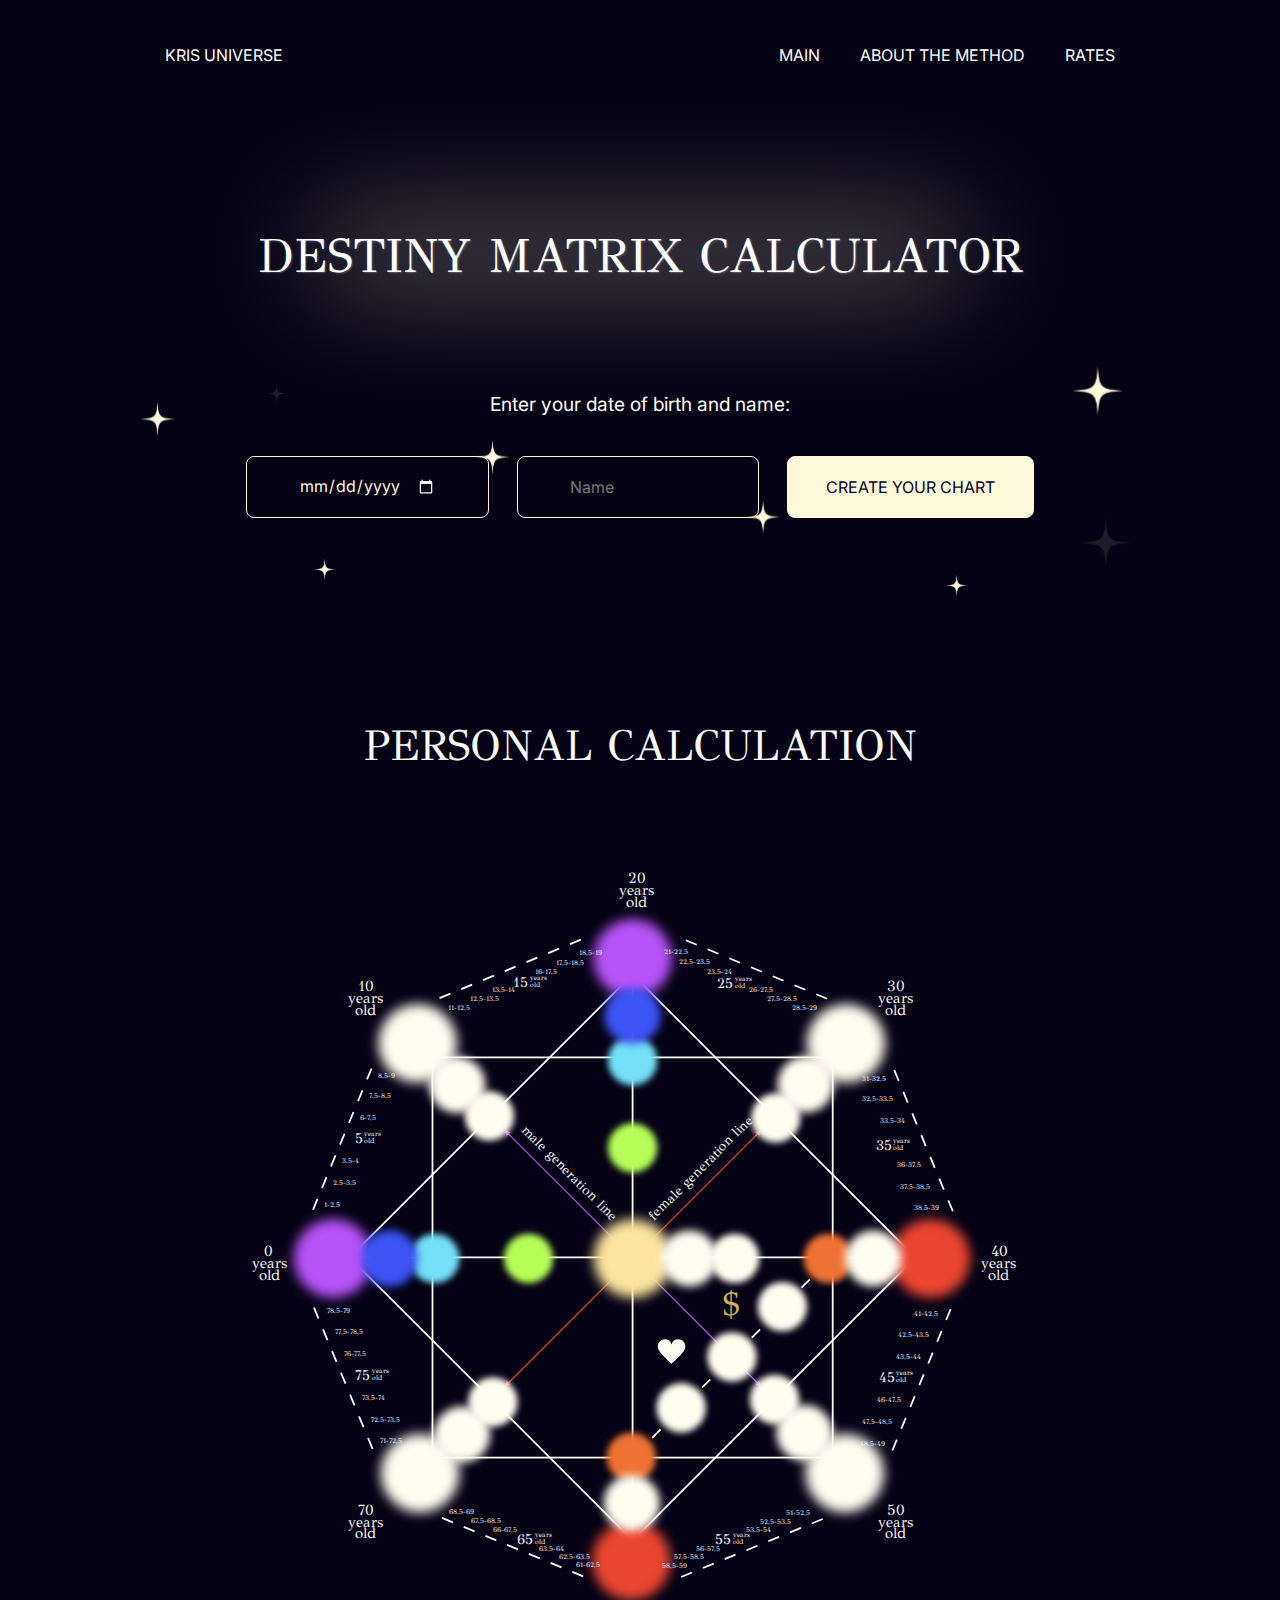
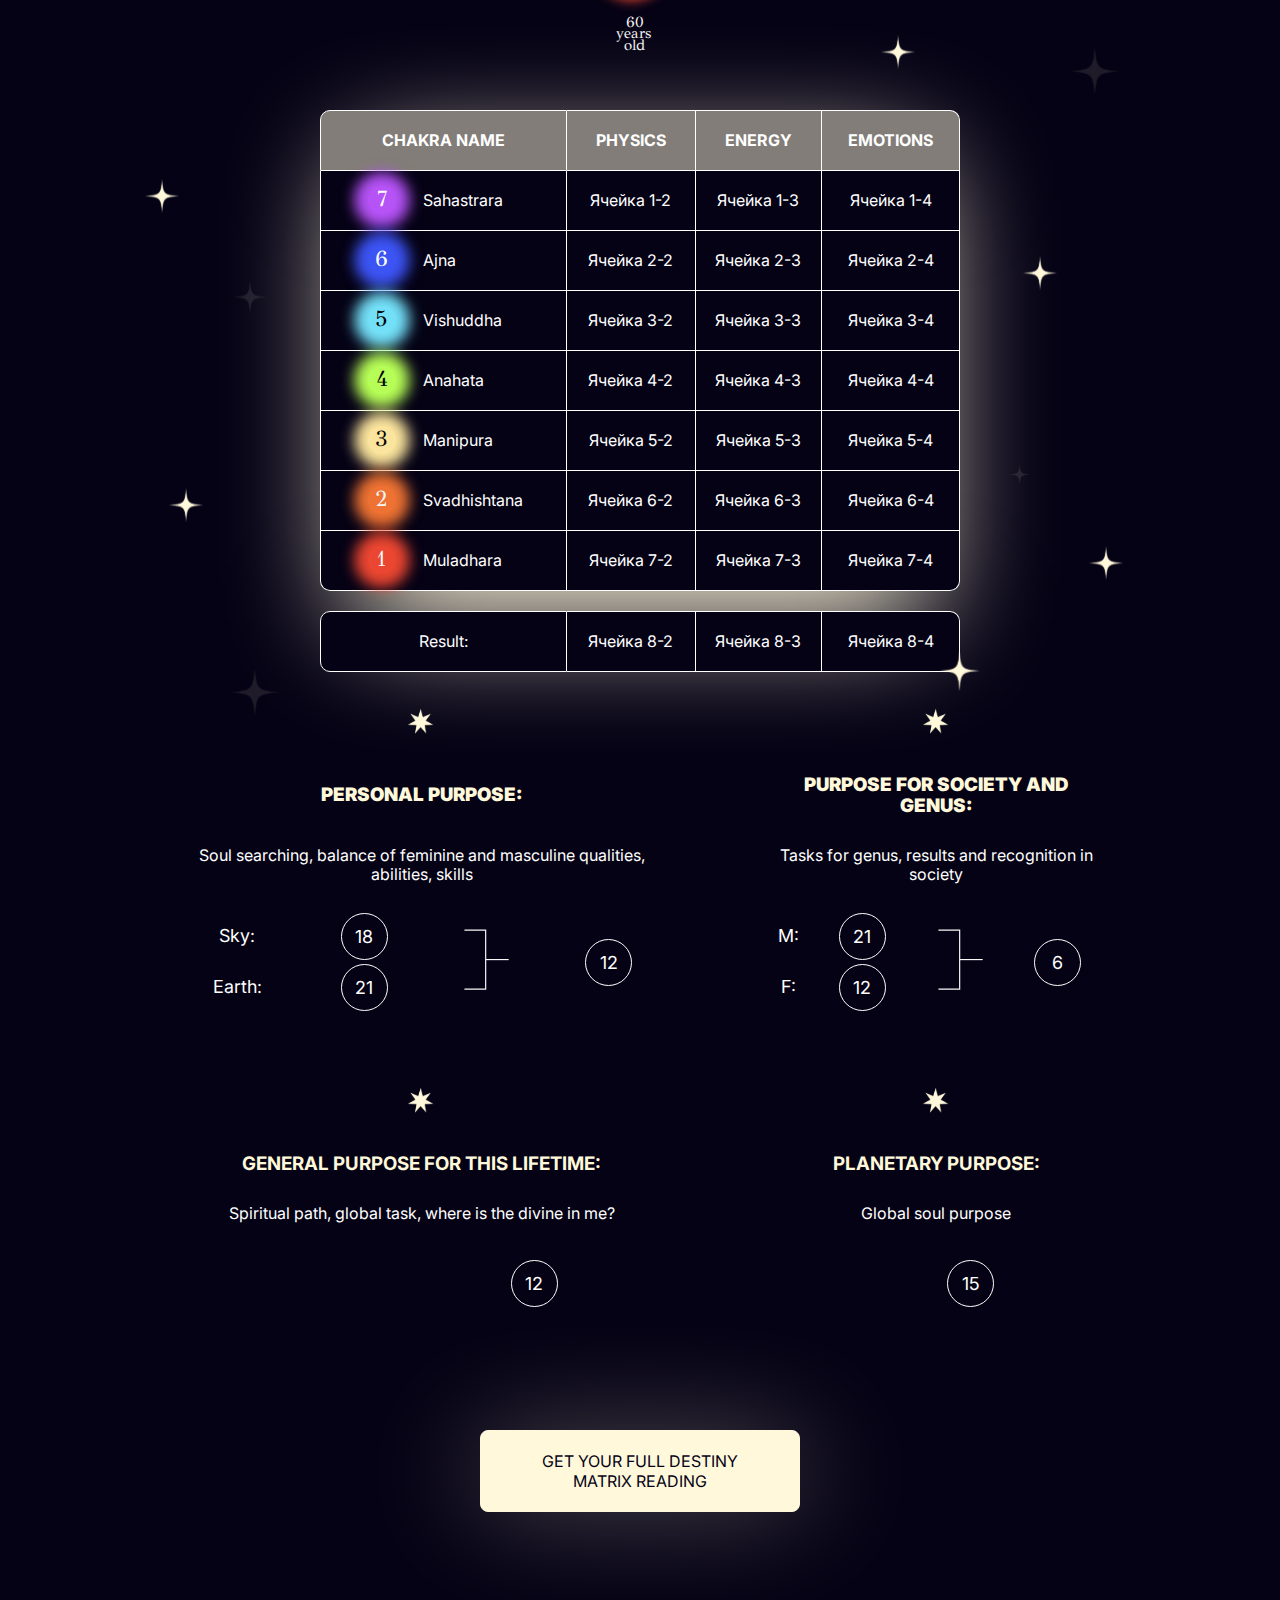
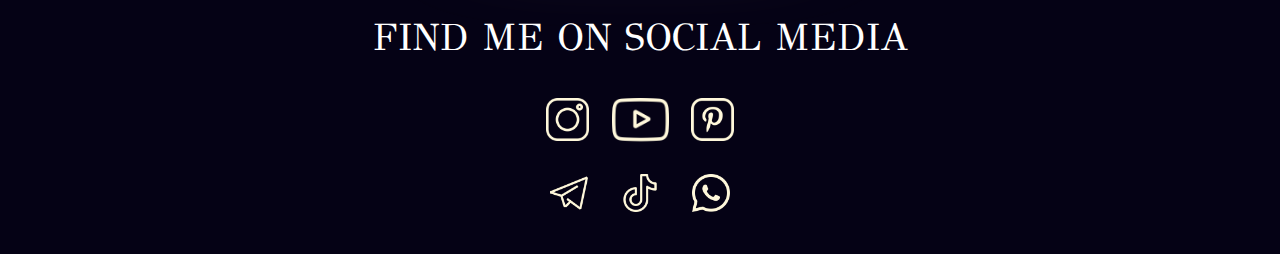
<file: index.html>
<!DOCTYPE html>
<html lang="en">
  <head>
    <meta charset="UTF-8" />
    <meta name="viewport" content="width=device-width, initial-scale=1.0" />
    <link rel="stylesheet" href="./assets/styles/normalize.css" />
    <link rel="stylesheet" href="./assets/styles/index.css" />
    <link rel="preconnect" href="https://fonts.googleapis.com" />
    <link rel="preconnect" href="https://fonts.gstatic.com" crossorigin />
    <link
      href="https://fonts.googleapis.com/css2?family=GFS+Didot&display=swap"
      rel="stylesheet"
    />
    <link rel="preconnect" href="https://fonts.googleapis.com" />
    <link rel="preconnect" href="https://fonts.gstatic.com" crossorigin />
    <link
      href="https://fonts.googleapis.com/css2?family=Inter&display=swap"
      rel="stylesheet"
    />
    <link
      rel="shortcut icon"
      href="https://static.tildacdn.com/img/tildafavicon.ico"
      type="image/x-icon"
    />
    <title>Персональная матрица</title>
  </head>

  <body>
    <header>
      <div class="container">
        <nav class="header">
          <a href="http://krisuniverse.com/" class="header-left"
            >KRIS Universe</a
          >
          <ul class="header-right">
            <li>
              <a href="http://krisuniverse.com/" class="logo">KRIS Universe</a>
            </li>
            <li>
              <a href="http://krisuniverse.com/" class="header__link">main</a>
            </li>
            <li>
              <a href="http://krisuniverse.com/about" class="header__link"
                >About the method</a
              >
            </li>
            <li>
              <a href="http://krisuniverse.com/rates" class="header__link"
                >Rates</a
              >
            </li>
          </ul>
        </nav>
      </div>
      <div class="hamburger">
        <span class="hamburger__span"></span>
        <span class="hamburger__span"></span>
        <span class="hamburger__span"></span>
      </div>
    </header>
    <main>
      <div class="container">
        <div class="desteny-container">
          <div class="glow__wrap">
            <div class="glow"></div>
          </div>
          <p>Destiny matrix calculator</p>
        </div>
        <div class="birthday-container">
          <p>Enter your date of birth and name:</p>
          <div class="birthday-container__inputs-wrapper">
            <div class="input1-wrap">
              <input id="date" type="date" />
              <div class="star__wrap2">
                <img class="star-size-m" src="./assets/img/starmedium.svg" />
              </div>
            </div>
            <div class="input2-wrap">
              <input id="name" type="text" placeholder="Name" size="10" />
              <div class="star__wrap3">
                <img class="star-size-m" src="./assets/img/starmedium.svg" />
              </div>
            </div>
            <button id="get_the_answer">create your chart</button>
          </div>
          <div class="errorOutput"></div>
          <div class="star__wrap1">
            <img class="star-size-m" src="./assets/img/starmedium.svg" />
          </div>
          <div class="star__wrap4">
            <img class="star-size-l" src="./assets/img/starlarge.svg" />
          </div>
          <div class="star__wrap5">
            <img class="star-size-l" src="./assets/img/starlarge.svg" />
          </div>
          <div class="star__wrap6">
            <img class="star-size-s" src="./assets/img/starsmall.svg" />
          </div>
          <div class="star__wrap7">
            <img class="star-size-s" src="./assets/img/starsmall.svg" />
          </div>
          <div class="star__wrap8">
            <img class="star-size-s" src="./assets/img/starsmall.svg" />
          </div>
        </div>

        <div class="matrix-container">
          <div class="personal-calculator">
            <p class="smoky-white">Personal calculation</p>
          </div>
          <div class="output-personal-date smoky-white"></div>
          <div class="pento">
            <svg viewBox="0 0 680 600" id="matrix">
              <g id="matrix-frame">
                <rect
                  class="cls-3"
                  x="163.63"
                  y="126.14"
                  width="340.16"
                  height="340.16"
                ></rect>
                <rect
                  class="cls-3"
                  x="227.87"
                  y="127.54"
                  width="340.16"
                  height="340.16"
                  transform="translate(-158.13 367.16) rotate(-45)"
                ></rect>
                <polygon
                  class="cls-4"
                  points="333.7 7.76 537.64 92.28 622.17 296.22 537.64 501.16 333.7 584.68 129.76 500.16 45.24 296.22 129.76 92.28 333.7 7.76"
                ></polygon>
                <line
                  class="cls-3"
                  x1="333.7"
                  y1="27.76"
                  x2="333.7"
                  y2="564.68"
                ></line>
                <line
                  class="cls-3"
                  x1="65.24"
                  y1="296.22"
                  x2="602.17"
                  y2="296.22"
                ></line>

                <g>
                  <line
                    class="cls-5"
                    x1="442"
                    y1="405"
                    x2="226"
                    y2="189"
                  ></line>
                  <polygon
                    class="cls-6"
                    points="441 402 439 404 442 405 441 402"
                  ></polygon>
                  <polygon
                    class="cls-6"
                    points="226 189 229 190 227 192 226 189"
                  ></polygon>
                </g>

                <g>
                  <line
                    class="cls-7"
                    x1="442"
                    y1="189"
                    x2="226"
                    y2="405"
                  ></line>
                  <polygon
                    class="cls-8"
                    points="442 189 439 190 441 192 442 189"
                  ></polygon>
                  <polygon
                    class="cls-8"
                    points="226 405 227 402 229 404 226 405"
                  ></polygon>
                </g>

                <line class="cls-18" x1="502" y1="297" x2="335" y2="465"></line>
                <text
                  class="cls-44"
                  transform="translate(238.77 188.48) rotate(45)"
                >
                  male generation line
                </text>
                <text
                  class="cls-44"
                  transform="translate(351.7 264.98) rotate(-45)"
                >
                  female generation line
                </text>

                <g transform="translate(100, 100)">
                  <svg
                    xmlns="http://www.w3.org/2000/svg"
                    width="20px"
                    height="20px"
                    viewBox="0 0 27 27"
                  >
                    <path
                      class="cls-53"
                      d="M437.54,366.8c-6.26,0-7.12,6-7.28,6s-1.42-6-7.24-6c-7,0-8.91,5.9-8.51,9.45.71,6.14,15.74,18.54,15.74,18.54s15.06-12.4,15.77-18.54C446.43,372.7,444.55,366.8,437.54,366.8Z"
                      transform="translate(-70 -8)"
                    ></path>
                  </svg>
                </g>

                <g transform="translate(410, 345)">
                  <text class="cls-56">$</text>
                </g>
              </g>

              <g id="points-basic">
                <circle
                  class="cls-10 big-circle"
                  cx="79.2"
                  cy="297"
                  r="32.5"
                ></circle>
                <text
                  class="cls-54 matrix-value-point"
                  id="apoint"
                  transform="translate(79.2 297)"
                ></text>

                <circle
                  class="cls-10 big-circle"
                  cx="333.7"
                  cy="42"
                  r="32.5"
                ></circle>
                <text
                  class="cls-54 matrix-value-point"
                  id="bpoint"
                  transform="translate(333.7 42)"
                ></text>

                <circle
                  class="cls-19 big-circle"
                  cx="587.13"
                  cy="297"
                  r="32.5"
                ></circle>
                <text
                  class="cls-54 matrix-value-point"
                  id="cpoint"
                  transform="translate(587.4 297)"
                ></text>

                <circle
                  class="cls-19 big-circle"
                  cx="332.7"
                  cy="554"
                  r="32.5"
                ></circle>
                <text
                  class="cls-54 matrix-value-point"
                  id="dpoint"
                  transform="translate(332.7 554)"
                ></text>

                <circle
                  class="cls-25 big-circle"
                  cx="334"
                  cy="297"
                  r="32.5"
                ></circle>
                <text
                  class="cls-55 clss matrix-value-point"
                  id="epoint"
                  transform="translate(334 297)"
                ></text>

                <circle
                  class="cls-24 big-circle"
                  cx="151"
                  cy="114.22"
                  r="32.5"
                ></circle>
                <text
                  class="cls-55 matrix-value-point"
                  id="fpoint"
                  transform="translate(151 114.22)"
                ></text>

                <circle
                  class="cls-24 big-circle"
                  cx="515.1"
                  cy="114.22"
                  r="32.5"
                ></circle>
                <text
                  class="cls-55 matrix-value-point"
                  id="gpoint"
                  transform="translate(515.1 114.22)"
                ></text>

                <circle
                  class="cls-24 big-circle"
                  cx="514.1"
                  cy="479.62"
                  r="32.5"
                ></circle>
                <text
                  class="cls-55 matrix-value-point"
                  id="ipoint"
                  transform="translate(514.1 479.62)"
                ></text>

                <circle
                  class="cls-24 big-circle"
                  cx="153"
                  cy="479.62"
                  r="32.5"
                ></circle>
                <text
                  class="cls-55 matrix-value-point"
                  id="hpoint"
                  transform="translate(153 479.62)"
                ></text>

                <circle
                  class="cls-22 small-circle"
                  cx="332.59"
                  cy="466"
                  r="20"
                ></circle>
                <text
                  class="cls-57 matrix-value-point"
                  id="jpoint"
                  transform="translate(332.69 466)"
                ></text>

                <circle
                  class="cls-22 small-circle"
                  cx="500"
                  cy="297"
                  r="20"
                ></circle>
                <text
                  class="cls-57 matrix-value-point"
                  id="npoint"
                  transform="translate(500 297)"
                ></text>

                <circle
                  class="cls-21 small-circle"
                  cx="418.18"
                  cy="380.69"
                  r="20"
                ></circle>
                <text
                  class="cls-58 matrix-value-point"
                  id="lpoint"
                  transform="translate(418.18 380.69)"
                ></text>

                <circle
                  class="cls-21 small-circle"
                  cx="375"
                  cy="424"
                  r="20"
                ></circle>
                <text
                  class="cls-58 matrix-value-point"
                  id="kpoint"
                  transform="translate(375 424)"
                ></text>

                <circle
                  class="cls-21 small-circle"
                  cx="461"
                  cy="338"
                  r="20"
                ></circle>
                <text
                  class="cls-58 matrix-value-point"
                  id="mpoint"
                  transform="translate(461 338)"
                ></text>

                <circle
                  class="cls-15 small-circle"
                  cx="165.61"
                  cy="297"
                  r="20"
                ></circle>
                <text
                  class="cls-58 matrix-value-point"
                  id="spoint"
                  transform="translate(163.61 297)"
                ></text>

                <circle
                  class="cls-15 small-circle"
                  cx="333.7"
                  cy="129"
                  r="20"
                ></circle>
                <text
                  class="cls-58 matrix-value-point"
                  id="tpoint"
                  transform="translate(333.7 129)"
                ></text>

                <circle
                  class="cls-13 medium-circle"
                  cx="127.11"
                  cy="297"
                  r="23"
                ></circle>
                <text
                  class="cls-59 matrix-value-point"
                  id="opoint"
                  transform="translate(127.11 297)"
                ></text>

                <circle
                  class="cls-13 medium-circle"
                  cx="333.7"
                  cy="90.62"
                  r="23"
                ></circle>
                <text
                  class="cls-59 matrix-value-point"
                  id="ppoint"
                  transform="translate(333.7 90.62)"
                ></text>

                <circle
                  class="cls-23 medium-circle"
                  cx="333"
                  cy="505"
                  r="23"
                ></circle>
                <text
                  class="cls-60 matrix-value-point"
                  id="rpoint"
                  transform="translate(333 505)"
                ></text>

                <circle
                  class="cls-23 medium-circle"
                  cx="538.5"
                  cy="297"
                  r="23"
                ></circle>
                <text
                  class="cls-60 matrix-value-point"
                  id="qpoint"
                  transform="translate(538.5 297)"
                ></text>

                <circle
                  class="cls-26 small-circle"
                  cx="245.26"
                  cy="297"
                  r="20"
                ></circle>
                <text
                  class="cls-58 matrix-value-point"
                  id="wpoint"
                  transform="translate(245.26 297)"
                ></text>

                <circle
                  class="cls-26 small-circle"
                  cx="333.7"
                  cy="203"
                  r="20"
                ></circle>
                <text
                  class="cls-58 matrix-value-point"
                  id="xpoint"
                  transform="translate(333.7 203)"
                ></text>

                <circle
                  class="cls-21 small-circle"
                  cx="212"
                  cy="175.93"
                  r="20"
                ></circle>
                <text
                  class="cls-58 matrix-value-point"
                  id="f2point"
                  transform="translate(212 175.93)"
                ></text>

                <circle
                  class="cls-23 medium-circle"
                  cx="184.71"
                  cy="149.53"
                  r="23"
                ></circle>
                <text
                  class="cls-60 matrix-value-point"
                  id="f1point"
                  transform="translate(184.71 149.53)"
                ></text>

                <circle
                  class="cls-21 small-circle"
                  cx="455.4"
                  cy="177.53"
                  r="20"
                ></circle>
                <text
                  class="cls-58 matrix-value-point"
                  id="g2point"
                  transform="translate(455.4 175.53)"
                ></text>

                <circle
                  class="cls-23 medium-circle"
                  cx="480.79"
                  cy="149.13"
                  r="23"
                ></circle>
                <text
                  class="cls-60 matrix-value-point"
                  id="g1point"
                  transform="translate(480.79 149.13)"
                ></text>

                <circle
                  class="cls-21 small-circle"
                  cx="454.4"
                  cy="416.91"
                  r="20"
                ></circle>
                <text
                  class="cls-58 matrix-value-point"
                  id="i2point"
                  transform="translate(454.4 416.91)"
                ></text>

                <circle
                  class="cls-23 medium-circle"
                  cx="479.79"
                  cy="445.31"
                  r="23"
                ></circle>
                <text
                  class="cls-60 matrix-value-point"
                  id="i1point"
                  transform="translate(479.79 445.31)"
                ></text>

                <circle
                  class="cls-21 small-circle"
                  cx="215"
                  cy="419"
                  r="20"
                ></circle>
                <text
                  class="cls-58 matrix-value-point"
                  id="h2point"
                  transform="translate(215 419)"
                ></text>

                <circle
                  class="cls-23 medium-circle"
                  cx="188.71"
                  cy="446.7"
                  r="23"
                ></circle>
                <text
                  class="cls-60 matrix-value-point"
                  id="h1point"
                  transform="translate(188.71 446.7)"
                ></text>

                <circle
                  class="cls-21 small-circle"
                  cx="420.54"
                  cy="297"
                  r="20"
                ></circle>
                <text
                  class="cls-58 matrix-value-point"
                  id="vpoint"
                  transform="translate(420.54 297)"
                ></text>

                <circle
                  class="cls-23 medium-circle"
                  cx="382"
                  cy="297"
                  r="23"
                ></circle>
                <text
                  class="cls-60 matrix-value-point"
                  id="upoint"
                  transform="translate(382 297)"
                ></text>
              </g>

              <g id="points-years">
                <text class="cls-28" transform="translate(20 295)">
                  0
                  <tspan x="-10" y="10">years</tspan>
                  <tspan x="-4" y="20">old</tspan>
                </text>

                <text class="cls-28" transform="translate(100 70)">
                  10
                  <tspan x="-8" y="10">years</tspan>
                  <tspan x="-2" y="20">old</tspan>
                </text>

                <text class="cls-28" transform="translate(330 -22)">
                  20
                  <tspan x="-8" y="10">years</tspan>
                  <tspan x="-2" y="20">old</tspan>
                </text>

                <text class="cls-28" transform="translate(550 70)">
                  30
                  <tspan x="-8" y="10">years</tspan>
                  <tspan x="-2" y="20">old</tspan>
                </text>

                <text class="cls-28" transform="translate(638 295)">
                  40
                  <tspan x="-8" y="10">years</tspan>
                  <tspan x="-2" y="20">old</tspan>
                </text>

                <text class="cls-28" transform="translate(550 515)">
                  50
                  <tspan x="-8" y="10">years</tspan>
                  <tspan x="-2" y="20">old</tspan>
                </text>

                <text class="cls-28" transform="translate(328 610)">
                  60
                  <tspan x="-8" y="10">years</tspan>
                  <tspan x="-2" y="20">old</tspan>
                </text>

                <text class="cls-28" transform="translate(100 515)">
                  70
                  <tspan x="-8" y="10">years</tspan>
                  <tspan x="-2" y="20">old</tspan>
                </text>

                <text class="cls-29" transform="translate(97.49 198.76)">
                  5
                  <tspan class="cls-43" x="8.34" y="-6">years</tspan>
                  <tspan class="cls-43" x="8.34" y="0">old</tspan>
                </text>

                <text class="cls-29" transform="translate(232.22 66.42)">
                  15
                  <tspan class="cls-43" x="13.9" y="-6">years</tspan>
                  <tspan class="cls-43" x="13.9" y="0">old</tspan>
                </text>

                <text class="cls-29" transform="translate(405.8 67.22)">
                  25
                  <tspan class="cls-43" x="14.9" y="-6">years</tspan>
                  <tspan class="cls-43" x="14.9" y="0">old</tspan>
                </text>

                <text class="cls-29" transform="translate(540.55 204.76)">
                  35
                  <tspan class="cls-43" x="14.9" y="-6">years</tspan>
                  <tspan class="cls-43" x="14.9" y="0">old</tspan>
                </text>

                <text class="cls-29" transform="translate(542.76 402.12)">
                  45
                  <tspan class="cls-43" x="14.9" y="-6">years</tspan>
                  <tspan class="cls-43" x="14.9" y="0">old</tspan>
                </text>

                <text class="cls-29" transform="translate(403.8 539.38)">
                  55
                  <tspan class="cls-43" x="14.9" y="-6">years</tspan>
                  <tspan class="cls-43" x="14.9" y="0">old</tspan>
                </text>

                <text class="cls-29" transform="translate(235.6 539.38)">
                  65
                  <tspan class="cls-43" x="14.9" y="-6">years</tspan>
                  <tspan class="cls-43" x="14.9" y="0">old</tspan>
                </text>

                <text class="cls-29" transform="translate(97.69 400.12)">
                  75
                  <tspan class="cls-43" x="14.9" y="-6">years</tspan>
                  <tspan class="cls-43" x="14.9" y="0">old</tspan>
                </text>

                <text class="cls-61" transform="translate(71.7 252.94)">
                  1-2,5
                </text>
                <text class="cls-61" transform="translate(79.14 234.61)">
                  2,5-3,5
                </text>
                <text class="cls-61" transform="translate(86.39 216.23)">
                  3,5-4
                </text>
                <text class="cls-61" transform="translate(102.39 179.23)">
                  6-7,5
                </text>
                <text class="cls-61" transform="translate(109.39 160.23)">
                  7,5-8,5
                </text>
                <text class="cls-61" transform="translate(117.39 143.23)">
                  8,5-9
                </text>
                <text class="cls-61" transform="translate(176.55 85.51)">
                  11-12,5
                </text>
                <text class="cls-61" transform="translate(195.09 77.79)">
                  12,5-13,5
                </text>
                <text class="cls-61" transform="translate(214.38 70.22)">
                  13,5-14
                </text>
                <text class="cls-61" transform="translate(250.51 54.83)">
                  16-17,5
                </text>
                <text class="cls-61" transform="translate(268.88 47.18)">
                  17,5-18,5
                </text>
                <text class="cls-61" transform="translate(287.83 39.52)">
                  18,5-19
                </text>
                <text class="cls-61" transform="translate(360 38.52)">
                  21-22,5
                </text>
                <text class="cls-61" transform="translate(372.75 47.17)">
                  22,5-23,5
                </text>
                <text class="cls-61" transform="translate(397.13 54.83)">
                  23,5-24
                </text>
                <text class="cls-61" transform="translate(433.01 70.14)">
                  26-27,5
                </text>
                <text class="cls-61" transform="translate(448.01 77.79)">
                  27,5-28,5
                </text>
                <text class="cls-61" transform="translate(469.26 85.51)">
                  28,5-29
                </text>
                <text class="cls-61" transform="translate(528.75 146.23)">
                  31-32,5
                </text>
                <text class="cls-61" transform="translate(529.12 163.23)">
                  32,5-33,5
                </text>
                <text class="cls-61" transform="translate(543.78 182.23)">
                  33,5-34
                </text>
                <text class="cls-61" transform="translate(558.77 219.23)">
                  36-37,5
                </text>
                <text class="cls-61" transform="translate(560.77 237.61)">
                  37,5-38,5
                </text>
                <text class="cls-61" transform="translate(573.07 255.94)">
                  38,5-39
                </text>
                <text class="cls-61" transform="translate(572.49 345.82)">
                  41-42,5
                </text>
                <text class="cls-61" transform="translate(558.89 363.52)">
                  42,5-43,5
                </text>
                <text class="cls-61" transform="translate(557.3 382.28)">
                  43,5-44
                </text>
                <text class="cls-61" transform="translate(541.66 419.27)">
                  46-47,5
                </text>
                <text class="cls-61" transform="translate(528.32 437.69)">
                  47,5-48,5
                </text>
                <text class="cls-61" transform="translate(526.7 456.08)">
                  48,5-49
                </text>
                <text class="cls-61" transform="translate(358.55 560.01)">
                  58,5-59
                </text>
                <text class="cls-61" transform="translate(369.09 552.29)">
                  57,5-58,5
                </text>
                <text class="cls-61" transform="translate(387.38 545.68)">
                  56-57,5
                </text>
                <text class="cls-61" transform="translate(430.51 529.33)">
                  53,5-54
                </text>
                <text class="cls-61" transform="translate(441.88 522.68)">
                  52,5-53,5
                </text>
                <text class="cls-61" transform="translate(463.83 515.02)">
                  51-52,5
                </text>
                <text class="cls-61" transform="translate(178 514.02)">
                  68,5-69
                </text>
                <text class="cls-61" transform="translate(196.75 521.67)">
                  67,5-68,5
                </text>
                <text class="cls-61" transform="translate(215.13 529.33)">
                  66-67,5
                </text>
                <text class="cls-61" transform="translate(254.01 545.68)">
                  63,5-64
                </text>
                <text class="cls-61" transform="translate(271.01 552.29)">
                  62,5-63,5
                </text>
                <text class="cls-61" transform="translate(285.26 559.01)">
                  61-62,5
                </text>
                <text class="cls-61" transform="translate(73.75 343.82)">
                  78,5-79
                </text>
                <text class="cls-61" transform="translate(81.12 361.52)">
                  77,5-78,5
                </text>
                <text class="cls-61" transform="translate(88.78 380.28)">
                  76-77,5
                </text>
                <text class="cls-61" transform="translate(103.77 417.27)">
                  73,5-74
                </text>
                <text class="cls-61" transform="translate(111.77 435.69)">
                  72,5-73,5
                </text>
                <text class="cls-61" transform="translate(119.07 454.08)">
                  71-72,5
                </text>

                <text
                  class="cls-33 matrix-value-point"
                  id="af2point"
                  transform="translate(52 246) rotate(-67.5)"
                ></text>
                <text
                  class="cls-33 matrix-value-point"
                  id="af1point"
                  transform="translate(60 227.5) rotate(-67.5)"
                ></text>
                <text
                  class="cls-33 matrix-value-point"
                  id="af3point"
                  transform="translate(68 209) rotate(-67.5)"
                ></text>
                <text
                  class="cls-33 matrix-value-point"
                  id="afpoint"
                  transform="translate(76 190.5) rotate(-67.5)"
                ></text>
                <text
                  class="cls-33 matrix-value-point"
                  id="af5point"
                  transform="translate(82 172.5) rotate(-67.5)"
                ></text>
                <text
                  class="cls-33 matrix-value-point"
                  id="af4point"
                  transform="translate(90 154) rotate(-67.5)"
                ></text>
                <text
                  class="cls-33 matrix-value-point"
                  id="af6point"
                  transform="translate(98 135.5) rotate(-67.5)"
                ></text>
                <text
                  class="cls-33 matrix-value-point"
                  id="fb2point"
                  transform="translate(169 63) rotate(-22.5)"
                ></text>
                <text
                  class="cls-33 matrix-value-point"
                  id="fb1point"
                  transform="translate(188 55) rotate(-22.5)"
                ></text>
                <text
                  class="cls-33 matrix-value-point"
                  id="fb3point"
                  transform="translate(206 47) rotate(-22.5)"
                ></text>
                <text
                  class="cls-33 matrix-value-point"
                  id="fbpoint"
                  transform="translate(224 39) rotate(-22.5)"
                ></text>
                <text
                  class="cls-33 matrix-value-point"
                  id="fb5point"
                  transform="translate(243 31) rotate(-22.5)"
                ></text>
                <text
                  class="cls-33 matrix-value-point"
                  id="fb4point"
                  transform="translate(261 23.5) rotate(-22.5)"
                ></text>
                <text
                  class="cls-33 matrix-value-point"
                  id="fb6point"
                  transform="translate(280 16) rotate(-22.5)"
                ></text>
                <text
                  class="cls-33 matrix-value-point"
                  id="bg2point"
                  transform="translate(388 16) rotate(22.5)"
                ></text>
                <text
                  class="cls-33 matrix-value-point"
                  id="bg1point"
                  transform="translate(407 24) rotate(22.5)"
                ></text>
                <text
                  class="cls-33 matrix-value-point"
                  id="bg3point"
                  transform="translate(426 32) rotate(22.5)"
                ></text>
                <text
                  class="cls-33 matrix-value-point"
                  id="bgpoint"
                  transform="translate(444 40) rotate(22.5)"
                ></text>
                <text
                  class="cls-33 matrix-value-point"
                  id="bg5point"
                  transform="translate(463 48) rotate(22.5)"
                ></text>
                <text
                  class="cls-33 matrix-value-point"
                  id="bg4point"
                  transform="translate(481 55) rotate(22.5)"
                ></text>
                <text
                  class="cls-33 matrix-value-point"
                  id="bg6point"
                  transform="translate(500 63) rotate(22.5)"
                ></text>
                <text
                  class="cls-33 matrix-value-point"
                  id="gc2point"
                  transform="translate(570 135) rotate(67.5)"
                ></text>
                <text
                  class="cls-33 matrix-value-point"
                  id="gc1point"
                  transform="translate(578 153.5) rotate(67.5)"
                ></text>
                <text
                  class="cls-33 matrix-value-point"
                  id="gc3point"
                  transform="translate(586 172) rotate(67.5)"
                ></text>
                <text
                  class="cls-33 matrix-value-point"
                  id="gcpoint"
                  transform="translate(594 190.5) rotate(67.5)"
                ></text>
                <text
                  class="cls-33 matrix-value-point"
                  id="gc5point"
                  transform="translate(602 209) rotate(67.5)"
                ></text>
                <text
                  class="cls-33 matrix-value-point"
                  id="gc4point"
                  transform="translate(610 227.5) rotate(67.5)"
                ></text>
                <text
                  class="cls-33 matrix-value-point"
                  id="gc6point"
                  transform="translate(618 246) rotate(67.5)"
                ></text>
                <text
                  class="cls-33 matrix-value-point"
                  id="ci2point"
                  transform="translate(615 348) rotate(-67.5)"
                ></text>
                <text
                  class="cls-33 matrix-value-point"
                  id="ci1point"
                  transform="translate(607 367) rotate(-67.5)"
                ></text>
                <text
                  class="cls-33 matrix-value-point"
                  id="ci3point"
                  transform="translate(599 385.5) rotate(-67.5)"
                ></text>
                <text
                  class="cls-33 matrix-value-point"
                  id="cipoint"
                  transform="translate(591 404) rotate(-67.5)"
                ></text>
                <text
                  class="cls-33 matrix-value-point"
                  id="ci5point"
                  transform="translate(583 422.5) rotate(-67.5)"
                ></text>
                <text
                  class="cls-33 matrix-value-point"
                  id="ci4point"
                  transform="translate(575 441) rotate(-67.5)"
                ></text>
                <text
                  class="cls-33 matrix-value-point"
                  id="ci6point"
                  transform="translate(567 459.5) rotate(-67.5)"
                ></text>
                <text
                  class="cls-33 matrix-value-point"
                  id="id2point"
                  transform="translate(496 532) rotate(-22.5)"
                ></text>
                <text
                  class="cls-33 matrix-value-point"
                  id="id1point"
                  transform="translate(477.5 540) rotate(-22.5)"
                ></text>
                <text
                  class="cls-33 matrix-value-point"
                  id="id3point"
                  transform="translate(459.5 548) rotate(-22.5)"
                ></text>
                <text
                  class="cls-33 matrix-value-point"
                  id="idpoint"
                  transform="translate(441 555.5) rotate(-22.5)"
                ></text>
                <text
                  class="cls-33 matrix-value-point"
                  id="id5point"
                  transform="translate(422.5 563) rotate(-22.5)"
                ></text>
                <text
                  class="cls-33 matrix-value-point"
                  id="id4point"
                  transform="translate(404 571) rotate(-22.5)"
                ></text>
                <text
                  class="cls-33 matrix-value-point"
                  id="id6point"
                  transform="translate(385 578.5) rotate(-22.5)"
                ></text>
                <text
                  class="cls-33 matrix-value-point"
                  id="dh2point"
                  transform="translate(282 578.5) rotate(22.5)"
                ></text>
                <text
                  class="cls-33 matrix-value-point"
                  id="dh1point"
                  transform="translate(263.5 571) rotate(22.5)"
                ></text>
                <text
                  class="cls-33 matrix-value-point"
                  id="dh3point"
                  transform="translate(244.5 563) rotate(22.5)"
                ></text>
                <text
                  class="cls-33 matrix-value-point"
                  id="dhpoint"
                  transform="translate(226 555.5) rotate(22.5)"
                ></text>
                <text
                  class="cls-33 matrix-value-point"
                  id="dh5point"
                  transform="translate(207 548) rotate(22.5)"
                ></text>
                <text
                  class="cls-33 matrix-value-point"
                  id="dh4point"
                  transform="translate(188.5 540) rotate(22.5)"
                ></text>
                <text
                  class="cls-33 matrix-value-point"
                  id="dh6point"
                  transform="translate(170 532) rotate(22.5)"
                ></text>
                <text
                  class="cls-33 matrix-value-point"
                  id="ha2point"
                  transform="translate(97 459) rotate(67.5)"
                ></text>
                <text
                  class="cls-33 matrix-value-point"
                  id="ha1point"
                  transform="translate(89 441) rotate(67.5)"
                ></text>
                <text
                  class="cls-33 matrix-value-point"
                  id="ha3point"
                  transform="translate(81 423) rotate(67.5)"
                ></text>
                <text
                  class="cls-33 matrix-value-point"
                  id="hapoint"
                  transform="translate(73 405) rotate(67.5)"
                ></text>
                <text
                  class="cls-33 matrix-value-point"
                  id="ha5point"
                  transform="translate(65 386.5) rotate(67.5)"
                ></text>
                <text
                  class="cls-33 matrix-value-point"
                  id="ha4point"
                  transform="translate(57 368) rotate(67.5)"
                ></text>
                <text
                  class="cls-33 matrix-value-point"
                  id="ha6point"
                  transform="translate(49 349.5) rotate(67.5)"
                ></text>
              </g>
            </svg>
          </div>
          <div id="chakra_table">
            <div class="glow__wrap" style="z-index: -1">
              <div class="glow2"></div>
            </div>
            <div class="star__wrap9">
              <img class="star-size-l" src="./assets/img/starlarge.svg" />
            </div>
            <div class="star__wrap10">
              <img class="star-size-m" src="./assets/img/starmedium.svg" />
            </div>
            <div class="star__wrap11">
              <img class="star-size-s" src="./assets/img/starsmall.svg" />
            </div>
            <div class="star__wrap12">
              <img class="star-size-m" src="./assets/img/starmedium.svg" />
            </div>
            <div class="star__wrap13">
              <img class="star-size-l" src="./assets/img/starlarge.svg" />
            </div>
            <div class="star__wrap14">
              <img class="star-size-m" src="./assets/img/starmedium.svg" />
            </div>
            <div class="star__wrap15">
              <img class="star-size-m" src="./assets/img/starmedium.svg" />
            </div>
            <div class="star__wrap16">
              <img class="star-size-m" src="./assets/img/starmedium.svg" />
            </div>
            <div class="star__wrap17">
              <img class="star-size-m" src="./assets/img/starmedium.svg" />
            </div>
            <div class="star__wrap18">
              <img class="star-size-l" src="./assets/img/starlarge.svg" />
            </div>
            <table class="chakra-table">
              <tr class="chakra-tr chakra-table-header">
                <th class="chakra-name chakra-name__radius-left">
                  Chakra name
                </th>
                <th class="chakra-td">Physics</th>
                <th class="chakra-td">Energy</th>
                <th class="chakra-td chakra-name__radius-right">Emotions</th>
              </tr>
              <tr class="chakra-tr">
                <td class="chakra-name chakra-name-left">
                  <span class="chakra-name-flex" id="circle-sahastrara">
                    Sahastrara
                  </span>
                </td>
                <td class="chakra-td" id="sahphysics">Ячейка 1-2</td>
                <td class="chakra-td" id="sahenergy">Ячейка 1-3</td>
                <td class="chakra-td" id="sahemotions">Ячейка 1-4</td>
              </tr>
              <tr class="chakra-tr">
                <td class="chakra-name chakra-name-left">
                  <span class="chakra-name-flex" id="circle-ajna">Ajna</span>
                </td>
                <td class="chakra-td" id="ajphysics">Ячейка 2-2</td>
                <td class="chakra-td" id="ajenergy">Ячейка 2-3</td>
                <td class="chakra-td" id="ajemotions">Ячейка 2-4</td>
              </tr>
              <tr class="chakra-tr">
                <td class="chakra-name chakra-name-left">
                  <span class="chakra-name-flex" id="circle-vishuddha"
                    >Vishuddha</span
                  >
                </td>
                <td class="chakra-td" id="vishphysics">Ячейка 3-2</td>
                <td class="chakra-td" id="vishenergy">Ячейка 3-3</td>
                <td class="chakra-td" id="vishemotions">Ячейка 3-4</td>
              </tr>
              <tr class="chakra-tr">
                <td class="chakra-name chakra-name-left">
                  <span class="chakra-name-flex" id="circle-anahata"
                    >Anahata</span
                  >
                </td>
                <td class="chakra-td" id="anahphysics">Ячейка 4-2</td>
                <td class="chakra-td" id="anahenergy">Ячейка 4-3</td>
                <td class="chakra-td" id="anahemotions">Ячейка 4-4</td>
              </tr>
              <tr class="chakra-tr">
                <td class="chakra-name chakra-name-left">
                  <span class="chakra-name-flex" id="circle-manipura"
                    >Manipura</span
                  >
                </td>
                <td class="chakra-td" id="manphysics">Ячейка 5-2</td>
                <td class="chakra-td" id="manenergy">Ячейка 5-3</td>
                <td class="chakra-td" id="manemotions">Ячейка 5-4</td>
              </tr>
              <tr class="chakra-tr">
                <td class="chakra-name chakra-name-left">
                  <span class="chakra-name-flex" id="circle-svadhishtana"
                    >Svadhishtana</span
                  >
                </td>
                <td class="chakra-td" id="svadphysics">Ячейка 6-2</td>
                <td class="chakra-td" id="svadenergy">Ячейка 6-3</td>
                <td class="chakra-td" id="svademotions">Ячейка 6-4</td>
              </tr>
              <tr class="chakra-tr chakra-name__bottom">
                <td
                  class="chakra-name chakra-name-left"
                  style="border-bottom-left-radius: 10px"
                >
                  <span class="chakra-name-flex" id="circle-muladhara"
                    >Muladhara</span
                  >
                </td>
                <td class="chakra-td" id="mulphysics">Ячейка 7-2</td>
                <td class="chakra-td" id="mulenergy">Ячейка 7-3</td>
                <td
                  class="chakra-td chakra-name__radius-right-bottom2"
                  id="mulemotions"
                >
                  Ячейка 7-4
                </td>
              </tr>
              <tr style="height: 20px"></tr>
              <tr class="chakra-tr chakra-name__bottom chakra-name__top">
                <td class="chakra-name chakra-name__radius-left-bottom">
                  Result:
                </td>
                <td class="chakra-td" id="resultphysics">Ячейка 8-2</td>
                <td class="chakra-td" id="resultenergy">Ячейка 8-3</td>
                <td
                  class="chakra-td chakra-name__radius-right-bottom"
                  id="resultemotions"
                >
                  Ячейка 8-4
                </td>
              </tr>
            </table>
          </div>
          <div class="info-txt">
            <table id="purposes">
              <tbody>
                <tr class="purposes-top">
                  <td colspan="4" class="table-padding-top">
                    <img src="./assets/img/compatibilityStar.svg" />
                  </td>
                  <td width="10%"></td>
                  <td colspan="4" class="table-padding-top">
                    <img src="./assets/img/compatibilityStar.svg" />
                  </td>
                </tr>
                <tr class="smoky-white2">
                  <td colspan="4">
                    <h3><b>Personal purpose:</b></h3>
                  </td>
                  <td width="10%"></td>
                  <td colspan="4">
                    <h3><b>Purpose for society and genus:</b></h3>
                  </td>
                </tr>
                <tr style="height: 5px">
                  <td></td>
                </tr>
                <tr class="font-size16">
                  <td colspan="4" class="table-padding">
                    Soul searching, balance of feminine and masculine qualities,
                    abilities, skills
                  </td>
                  <td width="6%"></td>
                  <td colspan="4" class="table-padding">
                    Tasks for genus, results and recognition in society
                  </td>
                </tr>
                <tr style="height: 5px">
                  <td></td>
                </tr>
                <tr class="font-size18" style="position: relative">
                  <td>Sky:</td>
                  <td>
                    <span id="skypoint" class="base-circle">18</span>
                  </td>
                  <td rowspan="2">
                    <svg
                      width="45"
                      height="61"
                      viewBox="0 0 45 61"
                      fill="none"
                      xmlns="http://www.w3.org/2000/svg"
                    >
                      <path
                        d="M0.422852 1.06299H21.6661V60.0719H0.422852"
                        stroke="#F9F9F8"
                        stroke-width="1.18018"
                      />
                      <path
                        d="M44.68 30.5674H21.6665"
                        stroke="#F9F9F8"
                        stroke-width="1.18018"
                      />
                    </svg>
                  </td>
                  <td rowspan="2">
                    <span id="perspurpose" class="base-circle">12</span>
                  </td>
                  <td></td>
                  <td>M:</td>
                  <td>
                    <span id="malepoint" class="base-circle">21</span>
                  </td>
                  <td rowspan="2">
                    <svg
                      width="45"
                      height="61"
                      viewBox="0 0 45 61"
                      fill="none"
                      xmlns="http://www.w3.org/2000/svg"
                    >
                      <path
                        d="M0.422852 1.06299H21.6661V60.0719H0.422852"
                        stroke="#F9F9F8"
                        stroke-width="1.18018"
                      />
                      <path
                        d="M44.68 30.5674H21.6665"
                        stroke="#F9F9F8"
                        stroke-width="1.18018"
                      />
                    </svg>
                  </td>
                  <td rowspan="2">
                    <span id="socialpurpose" class="base-circle">6</span>
                  </td>
                </tr>
                <tr class="font-size18">
                  <td>Earth:</td>
                  <td><span id="earthpoint" class="base-circle">21</span></td>
                  <td></td>
                  <td>F:</td>
                  <td><span id="femalepoint" class="base-circle">12</span></td>
                </tr>
                <tr>
                  <td style="height: 35px"></td>
                </tr>
                <tr class="purposes-top">
                  <td colspan="4" class="table-padding-top">
                    <img src="./assets/img/compatibilityStar.svg" />
                  </td>
                  <td width="10%"></td>
                  <td colspan="4" class="table-padding-top">
                    <img src="./assets/img/compatibilityStar.svg" />
                  </td>
                </tr>
                <tr class="smoky-white2">
                  <td colspan="4">
                    <h3>General purpose for this lifetime:</h3>
                  </td>
                  <td></td>
                  <td colspan="4">
                    <h3>Planetary purpose:</h3>
                  </td>
                </tr>
                <tr style="height: 5px">
                  <td></td>
                </tr>
                <tr class="trade">
                  <td colspan="4" class="table-padding font-size16">
                    Spiritual path, global task, where is the divine in me?
                  </td>
                  <td></td>
                  <td colspan="4" class="table-padding">Global soul purpose</td>
                </tr>
                <tr>
                  <td colspan="9" style="height: 10px"></td>
                </tr>
                <tr class="font-size18">
                  <td colspan="4" id="blom" style="text-align: right">
                    <span id="generalpurpose" class="base-circle">12</span>
                  </td>
                  <td></td>
                  <td colspan="4" id="blom2" style="text-align: right">
                    <span id="planetarypurpose" class="base-circle">15</span>
                  </td>
                </tr>
              </tbody>
            </table>
          </div>
          <div class="center center_container">
            <div class="glow-btn__wrap">
              <div class="glow-btn"></div>
            </div>
            <button id="decode-matrix-btn">
              Get your full Destiny Matrix reading
            </button>
          </div>
        </div>
      </div>
    </main>
    <footer>
      <div class="container">
        <div class="footer">
          <p>Find me on social media</p>
        </div>
        <div class="footer">
          <div class="container__socialmedia">
            <div class="socialmedia-wrapper socialmedia-wrapper_first">
              <div class="socialmedia-item">
                <a
                  href="https://instagram.com/kris.universe?igshid=NTc4MTIwNjQ2YQ=="
                >
                  <img src="./assets/img/instagram.png" alt="instagram"
                /></a>
              </div>
              <div class="socialmedia-item">
                <a href="https://youtube.com/@kris.universe">
                  <img
                    src="./assets/img/youtube.png"
                    alt="youtube"
                    id="youtube"
                /></a>
              </div>
              <div class="socialmedia-item">
                <a href="https://pin.it/1ROdgNy">
                  <img src="./assets/img/pinterest.png" alt="pinterest"
                /></a>
              </div>
            </div>

            <div class="socialmedia-wrapper socialmedia-wrapper_second">
              <div class="socialmedia-item">
                <a href="https://t.me/carnivalsbabe">
                  <img src="./assets/img/telegram.png" alt="telegram"
                /></a>
              </div>
              <div class="socialmedia-item">
                <a href="http://www.tiktok.com/@kris.universe">
                  <img src="./assets/img/tiktok.png" alt="tiktok"
                /></a>
              </div>
              <div class="socialmedia-item">
                <a href="https://wa.me/+33634185018">
                  <img src="./assets/img/whatsapp.png" alt="whatsapp"
                /></a>
              </div>
            </div>
          </div>
        </div>
      </div>
    </footer>

    <script src="./src/code.js"></script>
    <script src="./src/script_person.js"></script>
    <script src="./src/style.js"></script>
  </body>
</html>
</file>
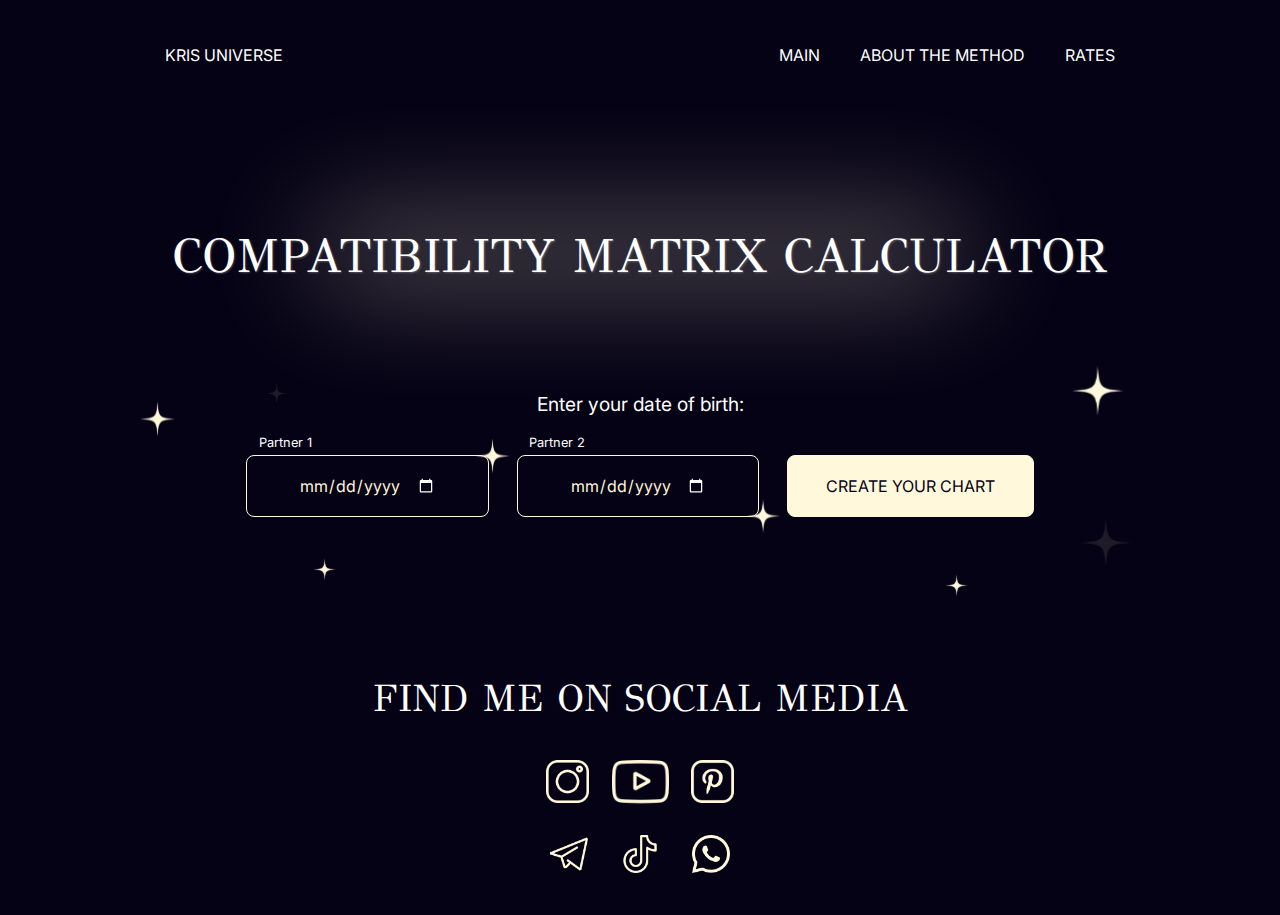
<file: compatibility.html>
<!DOCTYPE html>
<html lang="en">

<head>
  <meta charset="UTF-8" />
  <meta name="viewport" content="width=device-width, initial-scale=1.0" />
  <link rel="stylesheet" href="./assets/styles/normalize.css" />
  <link rel="stylesheet" href="./assets/styles/index.css" />
  <link rel="preconnect" href="https://fonts.googleapis.com" />
  <link rel="preconnect" href="https://fonts.gstatic.com" crossorigin />
  <link href="https://fonts.googleapis.com/css2?family=GFS+Didot&display=swap" rel="stylesheet" />
  <link rel="preconnect" href="https://fonts.googleapis.com" />
  <link rel="preconnect" href="https://fonts.gstatic.com" crossorigin />
  <link href="https://fonts.googleapis.com/css2?family=Inter&display=swap" rel="stylesheet" />
  <link rel="shortcut icon" href="https://static.tildacdn.com/img/tildafavicon.ico" type="image/x-icon"/>
  <title>Матрица совместимости</title>
</head>

<body>
  <header>
    <div class="container">
      <nav class="header">
        <a href="http://krisuniverse.com/" class="header-left"
          >KRIS Universe</a
        >
        <ul class="header-right">
          <li>
            <a href="http://krisuniverse.com/" class="logo">KRIS Universe</a>
          </li>
          <li>
            <a href="http://krisuniverse.com/" class="header__link">main</a>
          </li>
          <li>
            <a href="http://krisuniverse.com/about" class="header__link"
              >About the method</a
            >
          </li>
          <li>
            <a href="http://krisuniverse.com/rates" class="header__link"
              >Rates</a
            >
          </li>
        </ul>
      </nav>
    </div>
    <div class="hamburger">
      <span class="hamburger__span"></span>
      <span class="hamburger__span"></span>
      <span class="hamburger__span"></span>
    </div>
  </header>
  <main>
    <div class="container">
      <div class="desteny-container">
        <div class="glow__wrap">
          <div class="glow"></div>
        </div>
        <p class="gradient">compatibility matrix calculator</p>
      </div>
      <div class="birthday-container">
        <p>Enter your date of birth:</p>
        <div class="birthday-container__inputs-wrapper-comp">
          <label class="label-partner1" for="partner1">Partner 1</label>
          <div class="input1-wrap">
            <input id="date_person1" name="partner1" type="date" />
            <div class="star__wrap2">
              <img class="star-size-m" src="./assets/img/starmedium.svg" />
            </div>
          </div>
          <label class="label-partner2" for="partner2">Partner 2</label>
          <div class="input2-wrap">
            <input id="date_person2" name="partner2" type="date" />
            <div class="star__wrap3">
              <img class="star-size-m" src="./assets/img/starmedium.svg" />
            </div>
          </div>
          <button id="createChart">
            create your chart
          </button>
        </div>
        <div class="wrongDate"></div>
        <div class="star__wrap1">
          <img class="star-size-m" src="./assets/img/starmedium.svg" />
        </div>
        <div class="star__wrap4">
          <img class="star-size-l" src="./assets/img/starlarge.svg" />
        </div>
        <div class="star__wrap5">
          <img class="star-size-l" src="./assets/img/starlarge.svg" />
        </div>
        <div class="star__wrap6">
          <img class="star-size-s" src="./assets/img/starsmall.svg" />
        </div>
        <div class="star__wrap7">
          <img class="star-size-s" src="./assets/img/starsmall.svg" />
        </div>
        <div class="star__wrap8">
          <img class="star-size-s" src="./assets/img/starsmall.svg" />
        </div>
      </div>
      <div class="compatibility-container">
        <div class="personal-calculator">
          <p class="smoky-white">Your compatibility</p>
        </div>
        <div class="output2"></div>
        <div class="pento">
          <svg viewBox="0 0 680 600" id="matrix">
            <g id="matrix-frame">
              <rect class="cls-3" x="163.63" y="126.14" width="340.16" height="340.16"></rect>
              <rect class="cls-3" x="227.87" y="127.54" width="340.16" height="340.16"
                transform="translate(-158.13 367.16) rotate(-45)"></rect>
              <polygon class="cls-4"
                points="333.7 7.76 537.64 92.28 622.17 296.22 537.64 501.16 333.7 584.68 129.76 500.16 45.24 296.22 129.76 92.28 333.7 7.76">
              </polygon>
              <line class="cls-3" x1="333.7" y1="27.76" x2="333.7" y2="564.68"></line>
              <line class="cls-3" x1="65.24" y1="296.22" x2="602.17" y2="296.22"></line>

              <g>
                <line class="cls-5" x1="442" y1="405" x2="226" y2="189"></line>
                <polygon class="cls-6" points="441 402 439 404 442 405 441 402"></polygon>
                <polygon class="cls-6" points="226 189 229 190 227 192 226 189"></polygon>
              </g>

              <g>
                <line class="cls-7" x1="442" y1="189" x2="226" y2="405"></line>
                <polygon class="cls-8" points="442 189 439 190 441 192 442 189"></polygon>
                <polygon class="cls-8" points="226 405 227 402 229 404 226 405"></polygon>
              </g>

              <line class="cls-18" x1="502" y1="297" x2="335" y2="465"></line>
              <text class="cls-44" transform="translate(238.77 188.48) rotate(45)">
                male generation line
              </text>
              <text class="cls-44" transform="translate(351.7 264.98) rotate(-45)">
                female generation line
              </text>
            </g>

            <g transform="translate(100, 100)">
              <svg
                xmlns="http://www.w3.org/2000/svg"
                width="20px"
                height="20px"
                viewBox="0 0 27 27"
              >
                <path
                  class="cls-53"
                  d="M437.54,366.8c-6.26,0-7.12,6-7.28,6s-1.42-6-7.24-6c-7,0-8.91,5.9-8.51,9.45.71,6.14,15.74,18.54,15.74,18.54s15.06-12.4,15.77-18.54C446.43,372.7,444.55,366.8,437.54,366.8Z"
                  transform="translate(-70 -8)"
                ></path>
              </svg>
            </g>

            <g id="points-basic">
              <circle class="cls-24 big-circle" cx="77.59" cy="296.22" r="32.5"></circle>
              <text class="cls-55 matrix-value-point" id="compatibilityApoint"
                transform="translate(77.59 296.22)"></text>

              <circle class="cls-24 big-circle" cx="333.7" cy="41" r="32.5"></circle>
              <text class="cls-55 matrix-value-point" id="compatibilityBpoint" transform="translate(333.7 41)"></text>

              <circle class="cls-24 big-circle" cx="588.13" cy="296.22" r="32.5"></circle>
              <text class="cls-55 matrix-value-point" id="compatibilityCpoint"
                transform="translate(588.13 296.22)"></text>

              <circle class="cls-24 big-circle" cx="333.7" cy="553.2" r="32.5"></circle>
              <text class="cls-55 matrix-value-point" id="compatibilityDpoint"
                transform="translate(333.7 553.2)"></text>

              <circle class="cls-24 big-circle" cx="334" cy="296.22" r="32.5"></circle>
              <text class="cls-55 clss matrix-value-point" id="compatibilityEpoint"
                transform="translate(334 296.22)"></text>

              <circle class="cls-24 big-circle" cx="153" cy="116.22" r="32.5"></circle>
              <text class="cls-55 matrix-value-point" id="compatibilityFpoint" transform="translate(153 116.22)"></text>

              <circle class="cls-24 big-circle" cx="514.1" cy="116.22" r="32.5"></circle>
              <text class="cls-55 matrix-value-point" id="compatibilityGpoint"
                transform="translate(514.1 116.22)"></text>

              <circle class="cls-24 big-circle" cx="514.1" cy="476.62" r="32.5"></circle>
              <text class="cls-55 matrix-value-point" id="compatibilityIpoint" transform="translate(514.1 476.62)"></text>

              <circle class="cls-24 big-circle" cx="153" cy="476.62" r="32.5"></circle>
              <text class="cls-55 matrix-value-point" id="compatibilityHpoint"
                transform="translate(153 476.62)"></text>

              <circle class="cls-21 small-circle" cx="332.59" cy="466.72" r="20"></circle>
              <text class="cls-58 matrix-value-point" id="compatibilityJpoint"
                transform="translate(332.59 466.72)"></text>

              <circle class="cls-21 small-circle" cx="502" cy="296.22" r="20"></circle>
              <text class="cls-58 matrix-value-point" id="compatibilityNpoint" transform="translate(502 296.22)"></text>

              <circle class="cls-21 small-circle" cx="418.18" cy="380.69" r="20"></circle>
              <text class="cls-58 matrix-value-point" id="compatibilityLpoint"
                transform="translate(418.18 380.69)"></text>
                <g transform="translate(410, 345)">
                  <text class="cls-56">$</text>
                </g>

              <circle class="cls-21 small-circle" cx="375" cy="424" r="20"></circle>
              <text class="cls-58 matrix-value-point" id="compatibilityKpoint" transform="translate(375 424)"></text>

              <circle class="cls-21 small-circle" cx="461" cy="338" r="20"></circle>
              <text class="cls-58 matrix-value-point" id="compatibilityMpoint"
                transform="translate(461 338)"></text>

              <circle class="cls-21 small-circle" cx="164.61" cy="296.22" r="20"></circle>
              <text class="cls-58 matrix-value-point" id="compatibilitySpoint"
                transform="translate(164.61 296.22)"></text>

              <circle class="cls-21 small-circle" cx="333.7" cy="128" r="20"></circle>
              <text class="cls-58 matrix-value-point" id="compatibilityTpoint"
                transform="translate(333.7 128)"></text>

              <circle class="cls-23 medium-circle" cx="126.11" cy="296.22" r="23"></circle>
              <text class="cls-60 matrix-value-point" id="compatibilityOpoint" transform="translate(126.11 296.22)"></text>

              <circle class="cls-23 medium-circle" cx="333.7" cy="89.2" r="23"></circle>
              <text class="cls-60 matrix-value-point" id="compatibilityPpoint" transform="translate(333.7 89.2)"></text>

              <circle class="cls-23 medium-circle" cx="333" cy="505" r="23"></circle>
              <text class="cls-60 matrix-value-point" id="compatibilityRpoint"
                transform="translate(333 505)"></text>

              <circle class="cls-23 medium-circle" cx="540" cy="296.22" r="23"></circle>
              <text class="cls-60 matrix-value-point" id="compatibilityQpoint" transform="translate(540 296.22)"></text>

              <circle class="cls-21 small-circle" cx="420.54" cy="296.22" r="20"></circle>
              <text class="cls-58 matrix-value-point" id="compatibilityVpoint" transform="translate(420.54 296.22)"></text>

              <circle class="cls-23 medium-circle" cx="382.5" cy="296.22" r="23"></circle>
              <text class="cls-60 matrix-value-point" id="compatibilityUpoint" transform="translate(382.5 296.22)"></text>
            </g>

            <g id="points-years">
              <text class="cls-28" transform="translate(20 295)">
                0
                <tspan x="-10" y="10">years</tspan>
                <tspan x="-5" y="20">old</tspan>
              </text>

              <text class="cls-28" transform="translate(100 70)">
                10
                <tspan x="-8" y="10">years</tspan>
                <tspan x="-3" y="20">old</tspan>
              </text>

              <text class="cls-28" transform="translate(330 -22)">
                20
                <tspan x="-8" y="10">years</tspan>
                <tspan x="-3" y="20">old</tspan>
              </text>

              <text class="cls-28" transform="translate(550 70)">
                30
                <tspan x="-8" y="10">years</tspan>
                <tspan x="-3" y="20">old</tspan>
              </text>

              <text class="cls-28" transform="translate(638 295)">
                40
                <tspan x="-8" y="10">years</tspan>
                <tspan x="-3" y="20">old</tspan>
              </text>

              <text class="cls-28" transform="translate(550 515)">
                50
                <tspan x="-8" y="10">years</tspan>
                <tspan x="-3" y="20">old</tspan>
              </text>

              <text class="cls-28" transform="translate(328 610)">
                60
                <tspan x="-8" y="10">years</tspan>
                <tspan x="-3" y="20">old</tspan>
              </text>

              <text class="cls-28" transform="translate(100 515)">
                70
                <tspan x="-8" y="10">years</tspan>
                <tspan x="-3" y="20">old</tspan>
              </text>
            </g>
          </svg>
        </div>
        <div class="compatibility-table">
          <table id="table-compatibility">
            <tbody>
              <tr>
                <td colspan="4">
                  <img src="./assets/img/compatibilityStar.svg" />
                </td>
                <td width="10%"></td>
                <td colspan="4">
                  <img src="./assets/img/compatibilityStar.svg" />
                </td>
                <td width="10%"></td>
                <td colspan="4">
                  <img src="./assets/img/compatibilityStar.svg" />
                </td>
              </tr>
              <tr class="smoky-white2">
                <td colspan="4">
                  <h3><b>Relationship:</b></h3>
                </td>
                <td width="10%"></td>
                <td colspan="4">
                  <h3><b>Union:</b></h3>
                </td>
                <td width="10%"></td>
                <td colspan="4">
                  <h3><b>Harmony:</b></h3>
                </td>
              </tr>
              <tr style="height: 5px">
                <td></td>
              </tr>
              <tr class="font-size16">
                <td colspan="4" class="table-padding">
                  Shared goals, spiritual growth, search for financial
                  stability
                </td>
                <td width="6%"></td>
                <td colspan="4" class="table-padding">
                  Realization of financial potential, solution of generic
                  tasks, union of 2 genus. Realization in society
                </td>
                <td width="6%"></td>
                <td colspan="4" class="table-padding">
                  A stage in a relationship where both partners respect each
                  other’s personalities and feel complete unity
                </td>
              </tr>
              <tr style="height: 5px">
                <td></td>
              </tr>
              <tr class="font-size18" style="position: relative">
                <td>Sky:</td>
                <td>
                  <span id="compatibilitySkypoint" class="base-circle"></span>
                </td>
                <td rowspan="2">
                  <svg width="45" height="61" viewBox="0 0 45 61" fill="none" xmlns="http://www.w3.org/2000/svg">
                    <path d="M0.422852 1.06299H21.6661V60.0719H0.422852" stroke="#F9F9F8" stroke-width="1.18018"/>
                    <path d="M44.68 30.5674H21.6665" stroke="#F9F9F8" stroke-width="1.18018"/>
                  </svg>
                </td>
                <td rowspan="2">
                  <span id="compatibilityRelationship" class="base-circle"></span>
                </td>
                <td></td>
                <td>M:</td>
                <td>
                  <span id="compatibilityMalepoint" class="base-circle"></span>
                </td>
                <td rowspan="2">
                  <svg width="45" height="61" viewBox="0 0 45 61" fill="none" xmlns="http://www.w3.org/2000/svg">
                    <path d="M0.422852 1.06299H21.6661V60.0719H0.422852" stroke="#F9F9F8" stroke-width="1.18018"/>
                    <path d="M44.68 30.5674H21.6665" stroke="#F9F9F8" stroke-width="1.18018"/>
                  </svg>
                </td>
                <td rowspan="2">
                  <span id="compatibilityUnion" class="base-circle"></span>
                </td>
                <td></td>
                <td>
                  <span id="compatibilityHarmony1" class="base-circle"></span>
                </td>
                <td rowspan="2">
                  <svg width="45" height="61" viewBox="0 0 45 61" fill="none" xmlns="http://www.w3.org/2000/svg">
                    <path d="M0.422852 1.06299H21.6661V60.0719H0.422852" stroke="#F9F9F8" stroke-width="1.18018"/>
                    <path d="M44.68 30.5674H21.6665" stroke="#F9F9F8" stroke-width="1.18018"/>
                    </svg>
                </td>
                <td rowspan="2">
                  <span id="compatibilityHarmony" class="base-circle"></span>
                </td>
              </tr>
              <tr class="font-size18">
                <td>Earth:</td>
                <td>
                  <span id="compatibilityEarthpoint" class="base-circle"></span>
                </td>
                <td></td>
                <td>F:</td>
                <td>
                  <span id="compatibilityFemalepoint" class="base-circle"></span>
                </td>
                <td></td>
                <td><span id="compatibilityHarmony2" class="base-circle"></span></td>
              </tr>
              <tr>
                <td style="height: 35px"></td>
              </tr>
            </tbody>
          </table>
        </div>
        <div class="compatibility-table__adaptiv">
          <table id="table-compatibility">
            <tbody>
              <tr>
                <td colspan="4">
                  <img src="./assets/img/compatibilityStar.svg" />
                </td>
                <td width="10%"></td>
                <td colspan="4">
                  <img src="./assets/img/compatibilityStar.svg" />
                </td>
              </tr>
              <tr class="smoky-white2">
                <td colspan="4">
                  <h3><b>Relationship:</b></h3>
                </td>
                <td width="10%"></td>
                <td colspan="4">
                  <h3><b>Union:</b></h3>
                </td>
              </tr>
              <tr style="height: 5px">
                <td></td>
              </tr>
              <tr class="font-size16">
                <td colspan="4" class="table-padding">
                  Shared goals, spiritual growth, search for financial
                  stability
                </td>
                <td width="6%"></td>
                <td colspan="4" class="table-padding">
                  Realization of financial potential, solution of generic
                  tasks, union of 2 genus. Realization in society
                </td>
              </tr>
              <tr style="height: 5px">
                <td></td>
              </tr>
              <tr class="font-size18" style="position: relative">
                <td>Sky:</td>
                <td>
                  <span id="compatibilitySkypoint" class="base-circle">18</span>
                </td>
                <td rowspan="2">
                  <svg width="45" height="61" viewBox="0 0 45 61" fill="none" xmlns="http://www.w3.org/2000/svg">
                    <path d="M0.422852 1.06299H21.6661V60.0719H0.422852" stroke="#F9F9F8" stroke-width="1.18018"/>
                    <path d="M44.68 30.5674H21.6665" stroke="#F9F9F8" stroke-width="1.18018"/>
                  </svg>
                </td>
                <td rowspan="2">
                  <span id="compatibilityRelationship" class="base-circle"></span>
                </td>
                <td></td>
                <td>M:</td>
                <td>
                  <span id="compatibilityMalepoint" class="base-circle"></span>
                </td>
                <td rowspan="2">
                  <svg width="45" height="61" viewBox="0 0 45 61" fill="none" xmlns="http://www.w3.org/2000/svg">
                    <path d="M0.422852 1.06299H21.6661V60.0719H0.422852" stroke="#F9F9F8" stroke-width="1.18018"/>
                    <path d="M44.68 30.5674H21.6665" stroke="#F9F9F8" stroke-width="1.18018"/>
                  </svg>
                </td>
                <td rowspan="2">
                  <span id="compatibilityUnion" class="base-circle"></span>
                </td>
                <td></td>
              </tr>
              <tr class="font-size18">
                <td>Earth:</td>
                <td>
                  <span id="compatibilityEarthpoint" class="base-circle"></span>
                </td>
                <td></td>
                <td>F:</td>
                <td>
                  <span id="compatibilityFemalepoint" class="base-circle"></span>
                </td>
                <td></td>
              </tr>
              <tr>
                <td style="height: 35px"></td>
              </tr>
                <td width="10%"></td>
                <td colspan="8">
                  <img src="./assets/img/compatibilityStar.svg" />
                </td>
              </tr>
              <tr class="smoky-white2">
                <td width="10%"></td>
                <td colspan="8">
                  <h3><b>Harmony:</b></h3>
                </td>
              </tr>
              <tr style="height: 5px">
                <td></td>
              </tr>
              <tr class="font-size16">
                <td width="6%"></td>
                <td colspan="8" class="table-padding">
                  A stage in a relationship where both partners respect each
                  other’s personalities and feel complete unity
                </td>
              </tr>
              <tr style="height: 5px">
                <td></td>
              </tr>
              <tr class="font-size18" style="position: relative">
                <td></td>
                <td></td>
                <td></td>
                <td></td>
                <td>
                  <span id="compatibilityHarmony1" class="base-circle"></span>
                </td>
                <td rowspan="2">
                  <svg width="45" height="61" viewBox="0 0 45 61" fill="none" xmlns="http://www.w3.org/2000/svg">
                    <path d="M0.422852 1.06299H21.6661V60.0719H0.422852" stroke="#F9F9F8" stroke-width="1.18018"/>
                    <path d="M44.68 30.5674H21.6665" stroke="#F9F9F8" stroke-width="1.18018"/>
                    </svg>
                </td>
                <td rowspan="2">
                  <span id="compatibilityHarmony" class="base-circle"></span>
                </td>
              </tr>
              <tr class="font-size18">
                <td></td>
                <td></td>
                <td></td>
                <td></td>
                <td><span id="compatibilityHarmony2" class="base-circle"></span></td>
              </tr>
            </tbody>
          </table>
        </div>
        <div class="center center_container">
          <div class="glow-btn__wrap">
            <div class="glow-btn"></div>
          </div>
            <button id="decode-matrix-btn">
              Get your full Destiny Matrix reading
          </button>
        </div>
      </div>
    </div>
  </main>
  <footer>
    <div class="container">
      <div class="footer">
        <p>Find me on social media</p>
      </div>
      <div class="footer">
        <div class="container__socialmedia">
          <div class="socialmedia-wrapper socialmedia-wrapper_first">
            <div class="socialmedia-item">
              <a
                href="https://instagram.com/kris.universe?igshid=NTc4MTIwNjQ2YQ=="
              >
                <img src="./assets/img/instagram.png" alt="instagram"
              /></a>
            </div>
            <div class="socialmedia-item">
              <a href="https://youtube.com/@kris.universe">
                <img
                  src="./assets/img/youtube.png"
                  alt="youtube"
                  id="youtube"
              /></a>
            </div>
            <div class="socialmedia-item">
              <a href="https://pin.it/1ROdgNy">
                <img src="./assets/img/pinterest.png" alt="pinterest"
              /></a>
            </div>
          </div>

          <div class="socialmedia-wrapper socialmedia-wrapper_second">
            <div class="socialmedia-item">
              <a href="https://t.me/carnivalsbabe">
                <img src="./assets/img/telegram.png" alt="telegram"
              /></a>
            </div>
            <div class="socialmedia-item">
              <a href="http://www.tiktok.com/@kris.universe">
                <img src="./assets/img/tiktok.png" alt="tiktok"
              /></a>
            </div>
            <div class="socialmedia-item">
              <a href="https://wa.me/+33634185018">
                <img src="./assets/img/whatsapp.png" alt="whatsapp"
              /></a>
            </div>
          </div>
        </div>
      </div>
    </div>
  </footer>
  <script src="./src/code.js"></script>
  <script src="./src/inputs_compatibility.js"></script>
  <script src="./src/style.js"></script>
</body>

</html>
</file>
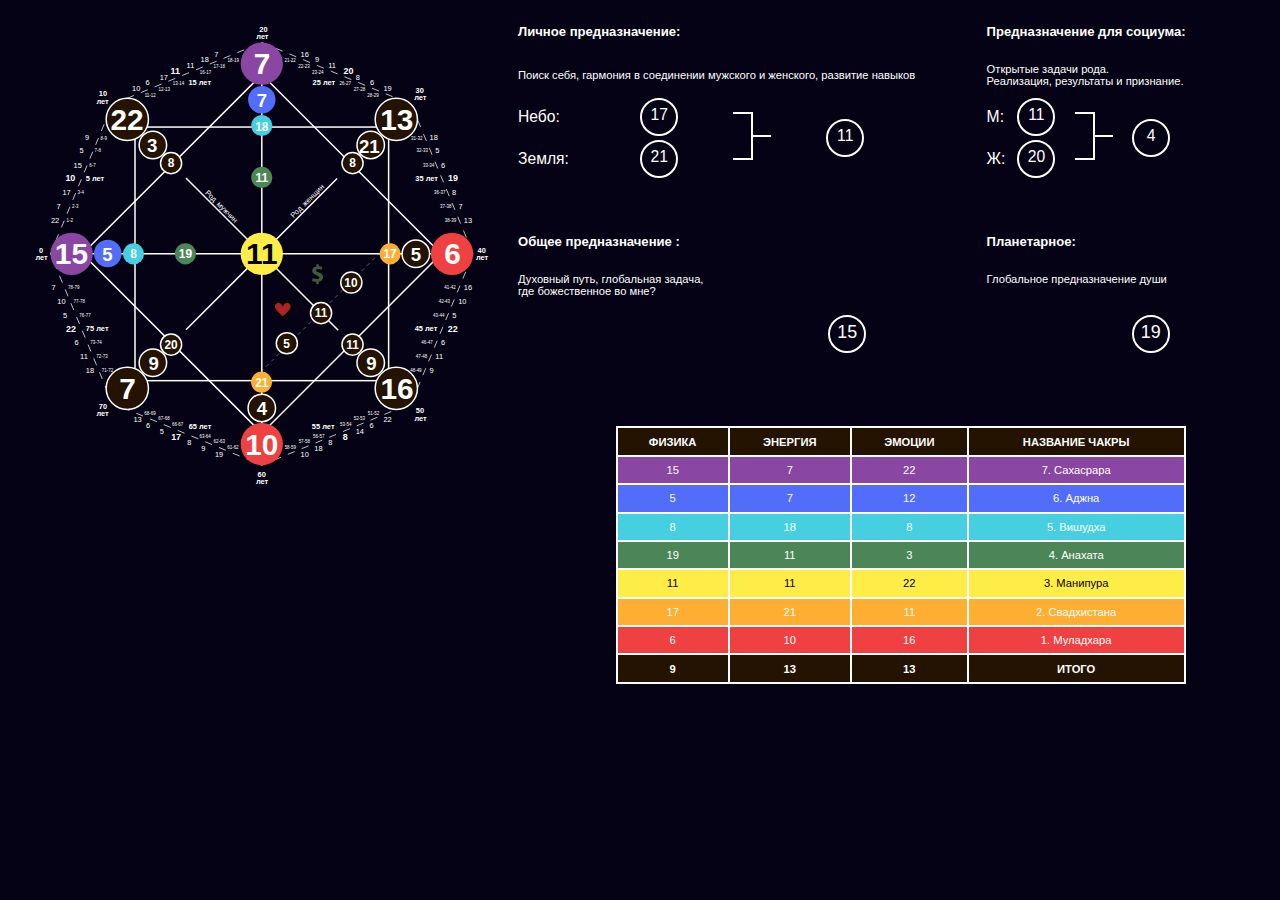
<file: matrix/matrix-svg.html>
<!DOCTYPE html>
<html lang="en">
<head>
    <meta charset="UTF-8">
    <meta http-equiv="X-UA-Compatible" content="IE=edge">
    <meta name="viewport" content="width=device-width, initial-scale=1.0">
    <link rel="stylesheet" href="./matrix-svg.css">
    <title>Document</title>
</head>
<body>
    <div class="matrix-container">
        <div class="pento">
        <svg viewBox="0 0 680 600" id="matrix">
            <g class="cls-1" >
            <g id="matrix-template" data-name="Шаблон Матрицы">
            <rect class="cls-3" x="163.63" y="126.14" width="340.16" height="340.16"></rect>
            <rect class="cls-3" x="227.87" y="127.54" width="340.16" height="340.16" transform="translate(-158.13 367.16) rotate(-45)"></rect>
            <polygon class="cls-4" points="333.7 12.76 534.14 95.78 617.17 296.22 534.14 496.66 333.7 579.68 133.26 496.66 50.24 296.22 133.26 95.78 333.7 12.76">
            </polygon>
            <line class="cls-3" x1="333.7" y1="12.76" x2="333.7" y2="579.68"></line>
            <line class="cls-3" x1="50.24" y1="296.22" x2="617.17" y2="296.22"></line>
            <line class="cls-5" x1="436.22" y1="398.73" x2="232.02" y2="194.54"></line>
            <line class="cls-7" x1="434.67" y1="195.25" x2="232.02" y2="397.91"></line>
            <circle class="cls-10" cx="333.7" cy="41.1" r="28.35"></circle>
            <circle class="cls-13" cx="333.7" cy="89.62" r="18.43"></circle>
            <circle class="cls-15" cx="333.7" cy="124.12" r="14.17"></circle>
            <line class="cls-17" x1="490.62" y1="296.22" x2="488.85" y2="297.99"></line>
            <line class="cls-18" x1="485.28" y1="301.56" x2="337.26" y2="449.58"></line>
            <line class="cls-17" x1="335.47" y1="451.37" x2="333.7" y2="453.14"></line>
            <circle class="cls-19" cx="397.95" cy="552.74" r="28.35" transform="translate(-338.53 441.89) rotate(-45)">
            </circle>
            <circle class="cls-21" cx="397.94" cy="504.22" r="18.43" transform="translate(-304.22 427.67) rotate(-45)">
            </circle>
            <circle class="cls-22" cx="397.59" cy="469.72" r="14.17" transform="translate(-279.93 417.32) rotate(-45)">
            </circle>
            <circle class="cls-10" cx="78.59" cy="296.22" r="28.35"></circle>
            <circle class="cls-13" cx="127.11" cy="295.86" r="18.43"></circle>
            <circle class="cls-15" cx="161.61" cy="296.22" r="14.17"></circle>
            <circle class="cls-21" cx="604.54" cy="297.62" r="18.43" transform="translate(-97.62 513.25) rotate(-45)">
            </circle>
            <circle class="cls-22" cx="570.04" cy="297.62" r="14.17" transform="translate(-107.73 488.85) rotate(-45)">
            </circle>
            <circle class="cls-24" cx="217.55" cy="117.22" r="28.35" transform="translate(-83.41 186.77) rotate(-45)">
            </circle>
            <circle class="cls-24" cx="514.1" cy="476.62" r="28.35"></circle>
            <circle class="cls-25" cx="397.94" cy="297.62" r="28.35" transform="translate(-158.13 367.16) rotate(-45)">
            </circle>
            <circle class="cls-19" cx="653.13" cy="297.62" r="28.35" transform="translate(-83.39 547.61) rotate(-45)">
            </circle>
            <circle class="cls-21" cx="413.18" cy="375.69" r="14.17"></circle>
            <circle class="cls-21" cx="540" cy="345" r="14.17" transform="translate(-172.01 472.52) rotate(-45)">
            </circle>
            <circle class="cls-21" cx="450" cy="395.85" r="14.17" transform="translate(-230.82 454.47) rotate(-45)">
            </circle>
            <circle class="cls-24" cx="217.55" cy="478.01" r="28.35" transform="translate(-338.53 292.44) rotate(-45)">
            </circle>
            <circle class="cls-24" cx="514.1" cy="115.82" r="28.35"></circle>
            <line class="cls-10" x1="26.31" y1="296.87" x2="37.65" y2="296.87"></line>
            <text class="cls-28" transform="translate(35 295)">0
            <tspan class="cls-29" x="-5" y="10">лет</tspan>
            <tspan x="19.99" y="0"></tspan>
            </text>            
            </g>

            <text class="cls-28" transform="translate(623 295)">40
            <tspan class="cls-29" x="-2" y="10">лет</tspan>
            <tspan x="25.55" y="0"></tspan>
            </text>
    
            <line class="cls-10" x1="109.77" y1="93.49" x2="121.11" y2="93.49"></line>

            <text class="cls-28" transform="translate(115 85)">10
            <tspan class="cls-29" x="-3" y="10">лет</tspan>
            <tspan x="25.55" y="0"></tspan>
            </text>

            <line class="cls-10" x1="352.14" y1="8.09" x2="340.8" y2="8.09"></line>
            
            <text class="cls-33" transform="translate(330.34 -2)">
            <tspan class="cls-34" x="0" y="0">20</tspan>
            <tspan class="cls-35" x="-4" y="10">лет</tspan>
            </text>
    
            <text x="-64.24" y="-1.4"></text>
            <text x="-64.24" y="-1.4"></text>
            <g>
            
            <line class="cls-10" x1="557.85" y1="93.36" x2="546.51" y2="93.36"></line>
    
            <text class="cls-28" transform="translate(540 80)">30
            <tspan class="cls-29" x="-2" y="10">лет</tspan>
            <tspan x="25.55" y="0"></tspan>
            </text>
           
            <line class="cls-10" x1="557.85" y1="501.11" x2="546.51" y2="501.11"></line>
            <text class="cls-28" transform="translate(540.34 510)">50
            <tspan class="cls-29" x="-2" y="10">лет</tspan>
            <tspan x="25.55" y="0"></tspan>
            </text>
    
            <g>
            <line class="cls-10" x1="316.37" y1="586.3" x2="327.71" y2="586.3"></line>
            <g>
            
            </g>
            </g>
            <text class="cls-39" transform="translate(328 595)">
            <tspan class="cls-40">60</tspan>
            <tspan class="cls-41" x="-2" y="10">лет</tspan>
            </text>
            
            <g>
            <line class="cls-10" x1="109.77" y1="501.49" x2="121.11" y2="501.49"></line>
            <g>
            
            </g>
            </g>
            <text class="cls-28" transform="translate(115 504.16)">70
            <tspan class="cls-29" x="-3" y="10">лет</tspan>
            </text>
            
            <text class="cls-44" transform="translate(242.77 200.48) rotate(45)">
            <tspan class="cls-45" x="20.39" y="0">Род</tspan>
            <tspan class="cls-46" x="42.13" y="0">мужчин</tspan>
            <tspan x="42.24" y="0"></tspan>
            <tspan class="cls-45" x="64.4" y="0"></tspan>
            <tspan x="69.22" y="0"></tspan>
            </text>
            <text class="cls-44" transform="translate(354.7 269.98) rotate(-45)">
            <tspan class="cls-45" x="30.61" y="0">Род</tspan>
            <tspan x="52.43" y="0">женщин</tspan>
            </text>
            <g>
            
            </g>
            </g>
                <g transform="translate(395, 310)">
                    <svg height="27px" width="27px" version="1.1" id="Layer_1" xmlns="http://www.w3.org/2000/svg" xmlns:xlink="http://www.w3.org/1999/xlink" viewBox="0 0 512 512" xml:space="preserve">
                        <path style="fill:#43573c;" d="M222.752,512v-59.568c-42.048-1.888-82.816-13.184-106.688-26.976l18.848-73.424
                        c26.368,14.416,63.36,27.584,104.176,27.584c35.76,0,60.24-13.792,60.24-38.88c0-23.856-20.08-38.928-66.528-54.624
                        c-67.136-22.576-112.96-53.952-112.96-114.8c0-55.232,38.928-98.512,106.064-111.696V0h61.472v55.232
                        c42.048,1.888,70.304,10.624,90.992,20.688l-18.192,70.912c-16.304-6.896-45.168-21.36-90.384-21.36
                        c-40.768,0-53.952,17.568-53.952,35.152c0,20.688,21.968,33.872,75.312,53.952c74.64,26.368,104.784,60.848,104.784,117.36
                        c0,55.84-39.552,103.52-111.696,116.08V512H222.752z"></path>
                    </svg>
            </g>
            <g transform="translate(95, 95)">
                <svg xmlns="http://www.w3.org/2000/svg" width="20px" height="20px" viewBox="0 0 27 27">
                    <path class="cls-53" d="M437.54,366.8c-6.26,0-7.12,6-7.28,6s-1.42-6-7.24-6c-7,0-8.91,5.9-8.51,9.45.71,6.14,15.74,18.54,15.74,18.54s15.06-12.4,15.77-18.54C446.43,372.7,444.55,366.8,437.54,366.8Z" transform="translate(-70 -8)"></path>
                </svg></g>
            <g>
            <g>
            <circle cx="397.9" cy="195.1" r="14.2" transform="translate(-85.6 337.1) rotate(-45)" style="fill:#4c8656">
            </circle>
            </g>
            </g>
            <g>
            <g>
            <circle cx="295.5" cy="297.6" r="14.2" transform="translate(-188.1 294.7) rotate(-45)" style="fill:#4c8656">
            </circle>
            </g>
            </g>
            <g id="points-basic-mode">
            <text class="cls-56 matrix-value-point" id="apoint" transform="translate(78.34 299.89)">15</text>
            <text class="cls-54 matrix-value-point" id="bpoint" transform="translate(334 44.83)">7</text>
            <text class="cls-54 matrix-value-point" id="cpoint" transform="translate(589.4 299.89)">6</text>
            <text class="cls-54 matrix-value-point" id="dpoint" transform="translate(333.7 555.39)">10</text>
            <text class="cls-55 clss matrix-value-point" id="epoint" transform="translate(333.7 299.89)">11</text>
            <text class="cls-55 matrix-value-point" id="fpoint" transform="translate(153 119.42)">22</text>
            <text class="cls-55 matrix-value-point" id="gpoint" transform="translate(514.85 119.42)">13</text>
            <text class="cls-55 matrix-value-point" id="ipoint" transform="translate(515 480.72)">16</text>
            <text class="cls-55 matrix-value-point" id="hpoint" transform="translate(153.5 480.72)">7</text>
            <text class="cls-57 matrix-value-point" id="jpoint" transform="translate(333.69 470.62)">21</text>
            <text class="cls-57 matrix-value-point" id="npoint" transform="translate(505.79 297.56)">17</text>
            <text class="cls-58 matrix-value-point" id="lpoint" transform="translate(413.17 377.27)">11</text>
            <text class="cls-58 matrix-value-point" id="kpoint" transform="translate(367 418)">5</text>
            <text class="cls-58 matrix-value-point" id="mpoint" transform="translate(453.3 336.5)">10</text>
            <text class="cls-57 matrix-value-point" id="spoint" transform="translate(161.59 297.56)">8</text>
            <text class="cls-57 matrix-value-point" id="tpoint" transform="translate(333.69 126.71)">18</text>
            <text class="cls-59 matrix-value-point" id="opoint" transform="translate(126.8 299)">5</text>
            <text class="cls-59 matrix-value-point" id="ppoint" transform="translate(333.9 93.24)">7</text>
            <text class="cls-60 matrix-value-point" id="rpoint" transform="translate(333.81 505.91)">4</text>
            <text class="cls-60 matrix-value-point" id="qpoint" transform="translate(540.5 299.56)">5</text>
            <text class="cls-57 matrix-value-point" id="wpoint" transform="translate(231.26 297.56)">19</text>
            <text class="cls-57 matrix-value-point" id="xpoint" transform="translate(333.7 195.1)">11</text>
            <circle class="cls-21" cx="276.25" cy="175.93" r="14.17" transform="translate(-107.73 245.47) rotate(-45)">
            </circle>
            <text class="cls-58 matrix-value-point" id="f2point" transform="translate(212 175.83)">8</text>
            <circle class="cls-21" cx="251.86" cy="151.53" r="18.43" transform="translate(-97.62 221.08) rotate(-45)">
            </circle>
            <text class="cls-60 matrix-value-point" id="f1point" transform="translate(186.71 153.27)">3</text>
            <circle class="cls-21" cx="455.4" cy="174.53" r="14.17"></circle>
            <text class="cls-58 matrix-value-point" id="g2point" transform="translate(455.38 175.83)">8</text>
            <circle class="cls-21" cx="479.79" cy="150.13" r="18.43"></circle>
            <text class="cls-60 matrix-value-point" id="g1point" transform="translate(477.89 153.77)">21</text>
            <circle class="cls-21" cx="455.4" cy="417.91" r="14.17"></circle>
            <text class="cls-58 matrix-value-point" id="i2point" transform="translate(455.39 420.05)">11</text>
            <circle class="cls-21" cx="479.79" cy="442.31" r="18.43"></circle>
            <text class="cls-60 matrix-value-point" id="i1point" transform="translate(480.89 445.41)">9</text>
            <circle class="cls-21" cx="276.25" cy="419.31" r="14.17" transform="translate(-279.83 316.76) rotate(-45)">
            </circle>
            <text class="cls-58 matrix-value-point" id="h2point" transform="translate(212 419.06)">20</text>
            <circle class="cls-21" cx="251.86" cy="443.7" r="18.43" transform="translate(-304.22 306.65) rotate(-45)">
            </circle>
            <text class="cls-60 matrix-value-point" id="h1point" transform="translate(188.71 445.41)">9</text>
           <!--  <circle class="cls-21" cx="276.25" cy="419.31" r="14.17" transform="translate(-279.83 316.76) rotate(-45)">
            </circle>
            <text class="cls-58 matrix-value-point" id="h2point" transform="translate(212 419.06)">20</text>
            <circle class="cls-21" cx="251.86" cy="443.7" r="18.43" transform="translate(-304.22 306.65) rotate(-45)">
            </circle>
            <text class="cls-60 matrix-value-point" id="h1point" transform="translate(188.71 445.41)">9</text> -->
            
            <text class="cls-33" id="af2point" transform="translate(50.9 254.94)">22</text>
            <text class="cls-33" id="af1point" transform="translate(58.5 236.19)">7</text>
            <text class="cls-33" id="af3point" transform="translate(66.22 216.83)">17</text>
            <text class="cls-43" id="afpoint" transform="translate(70.26 198.39)">10</text>
            <text class="cls-33" id="af5point" transform="translate(81.28 180.83)">15</text>
            <text class="cls-33" id="af4point" transform="translate(89.13 161.62)">5</text>
            <text class="cls-33" id="af6point" transform="translate(96.7 143.39)">9</text>
            <text class="cls-33" id="fb2point" transform="translate(159.66 77.79)">10</text>
            <text class="cls-33" id="fb1point" transform="translate(177.74 70.14)">6</text>
            <text class="cls-33" id="fb3point" transform="translate(196.73 62.48)">17</text>
            <text class="cls-43" id="fbpoint" transform="translate(211.32 54.83)">11</text>
            <text class="cls-33" id="fb5point" transform="translate(232.77 47.17)">11</text>
            <text class="cls-33" id="fb4point" transform="translate(251.53 39.52)">18</text>
            <text class="cls-33" id="fb6point" transform="translate(269.81 31.87)">7</text>
            <text class="cls-33" id="bg2point" transform="translate(385.66 31.87)">16</text>
            <text class="cls-33" id="bg1point" transform="translate(404.94 39.52)">9</text>
            <text class="cls-33" id="bg3point" transform="translate(422.7 47.17)">11</text>
            <text class="cls-43" id="bgpoint" transform="translate(443.15 54.83)">20</text>
            <text class="cls-33" id="bg5point" transform="translate(459.73 62.48)">8</text>
            <text class="cls-33" id="bg4point" transform="translate(478.72 70.14)">6</text>
            <text class="cls-33" id="bg6point" transform="translate(496.81 77.79)">19</text>
            <text class="cls-33" id="gc2point" transform="translate(558.77 143.39)">18</text>
            <text class="cls-33" id="gc1point" transform="translate(566.4 161.62)">5</text>
            <text class="cls-33" id="gc3point" transform="translate(574.09 180.83)">6</text>
            <text class="cls-43" id="gcpoint" transform="translate(583.4 198.39)">19</text>
            <text class="cls-33" id="gc5point" transform="translate(588.82 216.83)">8</text>
            <text class="cls-33" id="gc4point" transform="translate(597.53 236.19)">7</text>
            <text class="cls-33" id="gc6point" transform="translate(604.7 254.94)">13</text>
            <text class="cls-33" id="ci2point" transform="translate(604.7 344.84)">16</text>
            <text class="cls-33" id="ci1point" transform="translate(597.13 363.64)">10</text>
            <text class="cls-33" id="ci3point" transform="translate(589.28 382.27)">5</text>
            <text class="cls-43" id="cipoint" transform="translate(583.26 401.19)">22</text>
            <text class="cls-33" id="ci5point" transform="translate(574.09 418.92)">6</text>
            <text class="cls-33" id="ci4point" transform="translate(566.5 437.58)">11</text>
            <text class="cls-33" id="ci6point" transform="translate(558.77 455.95)">9</text>
            <text class="cls-33" id="id2point" transform="translate(496.81 522.12)">22</text>
            <text class="cls-33" id="id1point" transform="translate(478.03 529.89)">6</text>
            <text class="cls-33" id="id3point" transform="translate(459.6 537.53)">14</text>
            <text class="cls-43" id="idpoint" transform="translate(442.39 546.37)">8</text>
            <text class="cls-33" id="id5point" transform="translate(422.7 552.81)">8</text>
            <text class="cls-33" id="id4point" transform="translate(404.14 560.35)">18</text>
            <text class="cls-33" id="id6point" transform="translate(385.66 568.11)">10</text>
            <text class="cls-33" id="dh2point" transform="translate(270.81 568.11)">19</text>
            <text class="cls-33" id="dh1point" transform="translate(252.33 560.35)">9</text>
            <text class="cls-33" id="dh3point" transform="translate(233.77 552.81)">8</text>
            <text class="cls-43" id="dhpoint" transform="translate(212.08 546.37)">17</text>
            <text class="cls-33" id="dh5point" transform="translate(196.69 537.53)">5</text>
            <text class="cls-33" id="dh4point" transform="translate(178.26 529.89)">6</text>
            <text class="cls-33" id="dh6point" transform="translate(161.48 522.12)">13</text>
            <text class="cls-33" id="ha2point" transform="translate(97.7 455.95)">18</text>
            <text class="cls-33" id="ha1point" transform="translate(89.98 437.58)">11</text>
            <text class="cls-33" id="ha3point" transform="translate(82.39 418.92)">6</text>
            <text class="cls-43" id="hapoint" transform="translate(71.22 401.19)">22</text>
            <text class="cls-33" id="ha5point" transform="translate(67.2 382.27)">5</text>
            <text class="cls-33" id="ha4point" transform="translate(59.34 363.64)">10</text>
            <text class="cls-33" id="ha6point" transform="translate(51.77 344.83)">7</text>
            </g>
            <g id="По_годам" data-name="По годам" *ngif="extendedMode">
            <text class="cls-61" transform="translate(71.7 252.94)">1-2</text>
            <text class="cls-61" transform="translate(79.14 234.61)">2-3</text>
            <text class="cls-61" transform="translate(86.39 216.23)">3-4</text>
            <text class="cls-61" transform="translate(102.39 179.23)">6-7</text>
            <text class="cls-61" transform="translate(109.39 160.23)">7-8</text>
            <text class="cls-61" transform="translate(117.39 143.23)">8-9</text>
            <text class="cls-61" transform="translate(176.55 85.51)">
            <tspan class="cls-62">1</tspan>
            <tspan x="2.89" y="0">1-12</tspan>
            </text>
            <text class="cls-61" transform="translate(195.09 77.79)">12-13</text>
            <text class="cls-61" transform="translate(214.38 70.22)">13-14</text>
            <text class="cls-61" transform="translate(250.51 54.83)">16-17</text>
            <text class="cls-61" transform="translate(268.88 47.18)">17-18</text>
            <text class="cls-61" transform="translate(287.83 39.52)">18-19</text>
            <text class="cls-61" transform="translate(364 39.52)">21-22</text>
            <text class="cls-61" transform="translate(382.75 47.17)">22-23</text>
            <text class="cls-61" transform="translate(401.13 54.83)">23-24</text>
            <text class="cls-61" transform="translate(438.01 70.14)">26-27</text>
            <text class="cls-61" transform="translate(457.01 77.79)">27-28</text>
            <text class="cls-61" transform="translate(475.26 85.51)">28-29</text>
            <text class="cls-61" transform="translate(533.75 143.23)">31-32</text>
            <text class="cls-61" transform="translate(541.12 160.23)">32-33</text>
            <text class="cls-61" transform="translate(549.78 179.23)">33-34</text>
            <text class="cls-61" transform="translate(564.77 216.23)">36-37</text>
            <text class="cls-61" transform="translate(572.77 234.61)">37-38</text>
            <text class="cls-61" transform="translate(579.07 252.94)">38-39</text>
            <text class="cls-61" transform="translate(532.7 454.08)">48-49</text>
            <text class="cls-61" transform="translate(540.32 435.69)">47-48</text>
            <text class="cls-61" transform="translate(547.66 417.27)">46-47</text>
            <text class="cls-61" transform="translate(563.3 380.28)">43-44</text>
            <text class="cls-61" transform="translate(570.89 361.52)">42-43</text>
            <text class="cls-61" transform="translate(578.49 343.82)">41-42</text>
            <text class="cls-61" transform="translate(364.55 558.01)">
            <tspan class="cls-62">5</tspan>
            <tspan x="2.89" y="0">8-59</tspan>
            </text>
            <text class="cls-61" transform="translate(383.09 550.29)">57-58</text>
            <text class="cls-61" transform="translate(402.38 542.68)">56-57</text>
            <text class="cls-61" transform="translate(438.51 527.33)">53-54</text>
            <text class="cls-61" transform="translate(456.88 519.68)">52-53</text>
            <text class="cls-61" transform="translate(475.83 512.02)">51-52</text>
            <text class="cls-61" transform="translate(176 512.02)">68-69</text>
            <text class="cls-61" transform="translate(194.75 519.67)">67-68</text>
            <text class="cls-61" transform="translate(213.13 527.33)">66-67</text>
            <text class="cls-61" transform="translate(250.01 542.68)">63-64</text>
            <text class="cls-61" transform="translate(269.01 550.29)">62-63</text>
            <text class="cls-61" transform="translate(287.26 558.01)">61-62</text>
            <text class="cls-61" transform="translate(73.75 343.82)">78-79</text>
            <text class="cls-61" transform="translate(81.12 361.52)">77-78</text>
            <text class="cls-61" transform="translate(88.78 380.28)">76-77</text>
            <text class="cls-61" transform="translate(103.77 417.27)">73-74</text>
            <text class="cls-61" transform="translate(111.77 435.69)">72-73</text>
            <text class="cls-61" transform="translate(119.07 454.08)">71-72</text>
            <text class="cls-28" transform="translate(97.69 400.12)">75
            <tspan class="cls-29" x="13.9" y="0">ле</tspan>
            <tspan x="25.55" y="0">т</tspan>
            </text>
            <text class="cls-28" transform="translate(538.76 400.12)">45
            <tspan class="cls-29" x="13.9" y="0">ле</tspan>
            <tspan x="25.55" y="0">т</tspan>
            </text>
            <text class="cls-28" transform="translate(235.6 531.38)">65
            <tspan class="cls-29" x="13.9" y="0">ле</tspan>
            <tspan x="25.55" y="0">т</tspan>
            </text>
            <text class="cls-28" transform="translate(400.8 531.38)">55
            <tspan class="cls-29" x="13.9" y="0">ле</tspan>
            <tspan x="25.55" y="0">т</tspan>
            </text>
            <text class="cls-28" transform="translate(235.22 69.42)">15
            <tspan class="cls-29" x="13.9" y="0">ле</tspan>
            <tspan x="25.55" y="0">т</tspan>
            </text>
            <text class="cls-28" transform="translate(401.8 69.22)">25
            <tspan class="cls-29" x="13.9" y="0">ле</tspan>
            <tspan x="25.55" y="0">т</tspan>
            </text>
            <text class="cls-28" transform="translate(97.49 198.76)">5
            <tspan class="cls-29" x="8.34" y="0">ле</tspan>
            <tspan x="19.99" y="0">т</tspan>
            </text>
            <text class="cls-28" transform="translate(539.55 198.76)">35
            <tspan class="cls-29" x="13.9" y="0">ле</tspan>
            <tspan x="25.55" y="0">т</tspan>
            </text>
            </g>
            </g>
            </g></svg>
            </div>
            <div class="table">
                <table class="table health-map-table">
                    <tbody>
                    <tr>
                    <th>ФИЗИКА</th>
                    <th>ЭНЕРГИЯ</th>
                    <th>ЭМОЦИИ</th>
                    <th>НАЗВАНИЕ ЧАКРЫ</th>
                    </tr>
                    <tr class="child_2">
                    <td id="purp-1">15</td>
                    <td id="purp-2">7</td>
                    <td id="purp-3">22</td>
                    <td class="td_chakra">7. Сахасрара</td>
                    </tr>
                    <tr class="child_3">
                    <td id="blue-1">5</td>
                    <td id="blue-2">7</td>
                    <td id="blue-3">12</td>
                    <td class="td_chakra">6. Аджна</td>
                    </tr>
                    <tr class="child_4">
                    <td id="cyan-1">8</td>
                    <td id="cyan-2">18</td>
                    <td id="cyan-3">8</td>
                    <td class="td_chakra">5. Вишудха</td>
                    </tr>
                    <tr class="child_5">
                    <td id="green-1">19</td>
                    <td id="green-2">11</td>
                    <td id="green-3">3</td>
                    <td class="td_chakra">4. Анахата</td>
                    </tr>
                    <tr class="child_6">
                    <td id="yellow-1">11</td>
                    <td id="yellow-2">11</td>
                    <td id="yellow-3">22</td>
                    <td class="td_chakra">3. Манипура</td>
                    </tr>
                    <tr class="child_7">
                    <td id="orange-1">17</td>
                    <td id="orange-2">21</td>
                    <td id="orange-3">11</td>
                    <td class="td_chakra">2. Свадхистана</td>
                    </tr>
                    <tr class="child_8">
                    <td id="red-1">6</td>
                    <td id="red-2">10</td>
                    <td id="red-3">16</td>
                    <td class="td_chakra">1. Муладхара</td>
                    </tr>
                    <tr class="child_9">
                    <td id="total-1">9</td>
                    <td id="total-2">13</td>
                    <td id="total-3">13</td>
                    <td class="td_chakra">ИТОГО</td>
                    </tr>
                    </tbody>
                    </table>
            </div>
            <div class="info-txt">
                        <table id="prednazn">
                            <tbody>
                            <tr valign="top">
                            <td colspan="4">
                            <h3><b>Личное предназначение:</b></h3>
                            </td>
                            <td width="10%"></td>
                            <td colspan="4">
                            <h3><b>Предназначение для социума:</b></h3>
                            </td>
                            </tr>
                            <tr style="height:5px">
                            <td></td>
                            </tr>
                            <tr>
                            <td colspan="4">
                                Поиск себя, гармония в соединении мужского и женского, развитие навыков
                            </td>
                            <td width="6%"></td>
                            <td colspan="4">
                                Открытые задачи рода.<br> Реализация, результаты и признание.
                            </td>
                            </tr>
                            <tr style="height:5px">
                            <td></td>
                            </tr>
                            <tr style="font-size:140%;position:relative">
                            <td>Небо: </td>
                            <td>
                            <span id="nebo1">17</span>
                            </td>
                            <td rowspan="2">
                                <svg width="38" height="48" viewBox="0 0 38 48" fill="none" xmlns="http://www.w3.org/2000/svg">
                                    <path d="M0 0V2H18V46H0V48H20V25H38V23H20V0H0Z" fill="white"></path>
                                    </svg>
                            </td>
                            <td rowspan="2">
                            <span id="for_self1">11</span>
                            </td>
                            <td></td>
                            <td>М: </td>
                            <td>
                            <span id="male1">11</span>
                            </td>
                            <td rowspan="2">
                                <svg width="38" height="48" viewBox="0 0 38 48" fill="none" xmlns="http://www.w3.org/2000/svg">
                                    <path d="M0 0V2H18V46H0V48H20V25H38V23H20V0H0Z" fill="white"></path>
                                    </svg>
                            </td>
                            <td rowspan="2">
                            <span id="socium1">4</span>
                            </td>
                            </tr>
                            <tr style="font-size:140%">
                            <td>Земля: </td>
                            <td><span id="zemlia1">21</span></td>
                            <td></td>
                            <td>Ж: </td>
                            <td><span id="female1">20</span></td>
                            </tr>
                            <tr>
                            <td style="height:35px"></td>
                            </tr>
                            <tr>
                            <td colspan="4">
                            <h3>Общее предназначение :</h3>
                            </td>
                            <td></td>
                            <td colspan="4">
                            <h3>Планетарное:</h3>
                            </td>
                            </tr>
                            <tr style="height:5px">
                            <td></td>
                            </tr>
                            <tr class="trade">
                            <td colspan="4">
                                Духовный путь, глобальная задача,<br>где божественное во мне?
                            </td>
                            <td></td>
                            <td colspan="4">
                                Глобальное предназначение души
                            </td>
                            </tr>
                            <tr>
                            <td colspan="9" style="height:10px"></td>
                            </tr>
                            <tr style="font-size:160%">
                            <td colspan="4" id="blom" style="text-align:right;">
                            <span id="duhovnoe1">15</span>
                            </td>
                            <td></td>
                            <td colspan="4" id="blom2" style="text-align:right;">
                            <span id="planetarnoe1">19</span>
                            </td>
                            </tr>
                            </tbody>
                            </table>
    
            </div>
        </div>
</body>
</html>
</file>
<file: assets/styles/index.css>
input[type="date"] {
  -webkit-appearance: none;
}

body {
  background-color: #050215;
  font-family: "GFS Didot";
  color: #ffffff;
  font-style: normal;
  font-size: 1vw;
}

.container {
  max-width: 1920px;
  margin-left: auto;
  margin-right: auto;
}

header,
main,
footer {
  padding-left: 12.9em;
  padding-right: 12.9em;
}

.header {
  padding: 1.875em 0 1.875em 0;
  display: flex;
  justify-content: space-between;
  align-items: center;
  font-family: "Inter", sans-serif;
  font-size: 1.25em;
  text-transform: uppercase;
}

.header-right {
  display: flex;
  justify-content: space-between;
  align-items: center;
  gap: 2.5em;
}

.hamburger {
  display: none;
}

.hamburger__span {
  display: block;
  width: 22px;
  height: 2px;
  margin: 4px auto;
  -webkit-transition: all 0.3s ease-in-out;
  transition: all 0.3s ease-in-out;
  background-color: #ffffff;
}

.logo {
  display: none;
}

.footer {
  display: flex;
  justify-content: center;
}

.footer p {
  font-size: 3em;
  font-family: "GFS Didot";
  text-transform: uppercase;
  margin-top: 0;
}

a {
  text-decoration: none;
  /* убираем линию подчеркивания */
  color: inherit;
  /* цвет ссылки равен цвету текста */
  outline: none;
  /* убираем подсветку при фокусировке */
  cursor: pointer;
}

li {
  list-style-type: none;
}

.birthday-container {
  position: relative;
  display: flex;
  flex-direction: column;
  justify-content: center;
  align-items: center;
  font-family: "Inter";
  margin-bottom: 5em;
}

.birthday-container p {
  margin: 0;
  font-size: 1.5em;
}

.birthday-container__inputs-wrapper {
  width: 83%;
  margin-top: 3.1875em;
  display: grid;
  grid-template-columns: 1fr 1fr 1fr;
  grid-template-rows: 1fr;
  grid-template-areas: "input1 input2 button";
  grid-gap: 1.875em;
}

.birthday-container__inputs-wrapper-comp {
  width: 83%;
  margin-top: 1.6875em;
  display: grid;
  grid-template-columns: 1fr 1fr 1fr;
  grid-template-rows: 0.2fr 1fr;
  grid-template-areas:
    "label-partner1 label-partner2 0"
    "input1 input2 button";
  grid-column-gap: 1.875em;
  grid-row-gap: 0.3em;
}

label {
  padding-left: 1em;
  font-size: 1em;
}

.label-partner1 {
  grid-area: label-partner1;
}

.label-partner2 {
  grid-area: label-partner2;
}

.errorOutput,
.wrongDate {
  padding-top: 5em;
  font-size: 1.5em;
}

.input1-wrap,
.input2-wrap {
  position: relative;
}

.input1-wrap {
  grid-area: input1;
}

#date,
#name,
#date_person1,
#date_person2 {
  width: 8.55em;
  height: 1.25em;
}

.input2-wrap {
  grid-area: input2;
}

input {
  padding: 1.25em 3.25em 1.25em 3.25em;
  font-family: "Inter";
  font-size: 1.25em;
  background-color: #050215;
  color: #fff8db;
  border: 1px #fff8db solid;
  border-radius: 0.5em;
}

::-webkit-calendar-picker-indicator {
  filter: invert(1);
}

button {
  padding: 1.25em 2em 1.25em 2em;
  background-color: #fff8db;
  font-family: "Inter";
  font-size: 1.25em;
  line-height: 125%;
  text-transform: uppercase;
  border-radius: 0.5em;
  border: 1px #fff8db solid;
  z-index: 1;
  cursor: pointer;
  color: #050215;
}

button:hover {
  color: #fff8db;
  background-color: #050215;
  border: 1px #fff8db solid;
}

#get_the_answer,
#createChart {
  grid-area: button;
  align-self: baseline;
  cursor: pointer;
}

.star__wrap1 {
  position: absolute;
  top: 0em;
  left: -2em;
  font-size: 1.25em;
}

.star__wrap2 {
  position: absolute;
  top: -1.56em;
  right: -1.38em;
  font-size: 1.25em;
}

.star__wrap3 {
  position: absolute;
  bottom: -1.8em;
  right: -1.38em;
  font-size: 1.25em;
}

.star__wrap4 {
  position: absolute;
  top: -2.5em;
  right: -1em;
  font-size: 1.25em;
}

.star__wrap5 {
  position: absolute;
  top: 7em;
  right: -1.5em;
  font-size: 1.25em;
  opacity: 0.1;
}

.star__wrap6 {
  position: absolute;
  top: 10em;
  left: 9em;
  font-size: 1.25em;
}

.star__wrap7 {
  position: absolute;
  top: -1em;
  left: 6em;
  font-size: 1.25em;
  opacity: 0.1;
}

.star__wrap8 {
  position: absolute;
  top: 11em;
  right: 9em;
  font-size: 1.25em;
}

.star-size-m {
  width: 2.9em;
}

.star-size-s {
  width: 1.85em;
}

.star-size-l {
  width: 4.3em;
}

.center {
  display: flex;
  justify-content: center;
}

.desteny-container {
  position: relative;
  display: flex;
  justify-content: center;
  align-items: center;
  text-transform: uppercase;
  text-shadow: 1px 1px 2px rgba(255, 255, 255, 0.26);
  text-align: center;
  padding: 9.25em 0 8.5em 0;
  margin: 0;
}

.desteny-container p {
  margin: 0;
  font-size: 3.75em;
}

.chakra-table {
  border-spacing: 0;
  border-radius: 10px;
  width: 100%;
  max-width: 50em;
  display: block;
}

.chakra-table td:first-child,
.chakra-table th:first-child {
  border-left: 1px solid white;
}

.chakra-table tr:first-child th,
.chakra-table tr:last-child td {
  border-top: 1px solid white;
}

.chakra-table td,
.chakra-table th {
  border-right: 1px solid white;
  border-bottom: 1px solid white;
}

.chakra-name__bottom td:first {
  border-bottom-left-radius: 10px;
}

.chakra-table__result {
  margin-top: 1em;
}

.chakra-name {
  width: 16.25em;
  height: 3.0625em;
  /* border: 1px solid rgb(255, 255, 255); */
  padding: 0.3125em;
  text-align: left;
}

.chakra-name-left {
  /* display: flex; */
  justify-content: center;
  flex-direction: column-reverse;
  align-items: flex-start;
  padding-left: 2.9375em;
}

.chakra-name-flex {
  display: flex;
  align-items: baseline;
}

#circle-sahastrara:before {
  font-family: "GFS Didot";
  font-size: 1.375em;
  content: "7";
  width: 1.25em;
  border-radius: calc(50%);
  height: 1.25em;
  display: inline-flex;
  background: #b653f7;
  justify-content: center;
  margin-right: 1.25em;
  box-shadow: 0 0 0.625em 0.625em #b653f7;
}

#circle-ajna:before {
  font-family: "GFS Didot";
  font-size: 1.375em;
  content: "6";
  width: 1.25em;
  border-radius: calc(50%);
  height: 1.25em;
  display: inline-flex;
  background: #3d54f5;
  justify-content: center;
  margin-right: 1.25em;
  box-shadow: 0 0 0.625em 0.625em #3d54f5;
}

#circle-vishuddha:before {
  font-family: "GFS Didot";
  font-size: 1.375em;
  content: "5";
  width: 1.25em;
  border-radius: calc(50%);
  height: 1.25em;
  display: inline-flex;
  color: #000000;
  background: #74e0f8;
  justify-content: center;
  margin-right: 1.25em;
  box-shadow: 0 0 0.625em 0.625em #74e0f8;
}

#circle-anahata:before {
  font-family: "GFS Didot";
  font-size: 1.375em;
  content: "4";
  width: 1.25em;
  border-radius: calc(50%);
  height: 1.25em;
  display: inline-flex;
  color: #000000;
  background: #b6fd57;
  justify-content: center;
  margin-right: 1.25em;
  box-shadow: 0 0 0.625em 0.625em #b6fd57;
}

#circle-manipura:before {
  font-family: "GFS Didot";
  font-size: 1.375em;
  content: "3";
  width: 1.25em;
  border-radius: calc(50%);
  height: 1.25em;
  display: inline-flex;
  color: #000000;
  background: #fbe49d;
  justify-content: center;
  margin-right: 1.25em;
  box-shadow: 0 0 0.625em 0.625em #fbe49d;
}

#circle-svadhishtana:before {
  font-family: "GFS Didot";
  font-size: 1.375em;
  content: "2";
  width: 1.25em;
  border-radius: calc(50%);
  height: 1.25em;
  display: inline-flex;
  color: #f5f5f5;
  background: #ed7233;
  justify-content: center;
  margin-right: 1.25em;
  box-shadow: 0 0 0.625em 0.625em #ed7233;
}

#circle-muladhara:before {
  font-family: "GFS Didot";
  font-size: 1.375em;
  content: "1";
  width: 1.25em;
  border-radius: calc(50%);
  height: 1.25em;
  display: inline-flex;
  color: #f5f5f5;
  background: #ea4631;
  justify-content: center;
  margin-right: 1.25em;
  box-shadow: 0 0 0.625em 0.625em #ea4631;
}

.chakra-td {
  padding: 0.3125em;
  text-align: center;
  width: 12.5em;
  /* size: 16px; */
}

.chakra-tr {
  font-family: "Inter";
  /* size: 20px; */
  text-align-last: center;
  padding: 0.3125em;
  text-align: center;
  background-color: #050215;
}

.chakra-name__bottom {
  box-shadow: none;
}

.chakra-name__radius-left {
  background-color: #827d78;
  border-top-left-radius: 10px;
}

.chakra-name__radius-right {
  background-color: #827d78;
  border-top-right-radius: 10px;
}

.chakra-name__radius-left-bottom {
  background-color: #050215;
  border-bottom-left-radius: 10px;
  border-top-left-radius: 10px;
}

.chakra-name__radius-left-bottom {
  border-bottom-left-radius: 10px;
}

.chakra-name__radius-right-bottom {
  background-color: #050215;
  border-top-right-radius: 10px;
  border-bottom-right-radius: 10px;
}

.chakra-name__radius-right-bottom2 {
  border-bottom-right-radius: 10px;
}

.chakra-table-header> :nth-child(2),
.chakra-table-header> :nth-child(3) {
  background-color: #827d78;
}

.chakra-table-header {
  font-family: "Inter";
  /* size: 20px; */
  text-transform: uppercase;
}

.glow__wrap {
  /* positioning */
  position: absolute;
  top: 0;
  right: 0;
  bottom: 0;
  left: 0;

  /* display */
  display: flex;
  justify-content: center;
  align-items: center;
  z-index: -1;
}

.glow {
  width: 50em;
  height: 1.875em;
  background: #fff8db;
  filter: blur(4.6875em);
}

.glow2 {
  position: absolute;
  width: 45em;
  height: 36em;
  background: #fff8db;
  filter: blur(4.6875em);
  z-index: -1;
}

.center_container {
  position: relative;
}

.glow-btn__wrap {
  /* positioning */
  position: absolute;
  top: 0;
  right: 0;
  bottom: 0;
  left: 0;
  z-index: -1;
  /* display */
  display: flex;
  justify-content: center;
  align-items: center;
}

.glow-btn {
  width: 49.375em;
  height: 1.875em;
  background: #fff8db;
  filter: blur(4.6875em);
}

.personal-calculator {
  display: flex;
  justify-content: center;
  font-size: 3.375em;
  display: flex;
  align-items: center;
  text-align: center;
  text-transform: uppercase;
}

.output-personal-date,
.output2 {
  text-align: center;
  font-size: 1.25em;
  font-family: Inter;
}

.gray {
  color: #827d78;
}

.smoky-white {
  color: #f9f9f8;
}

.smoky-white2 {
  color: #fff8db;
}

.container__socialmedia {
  margin-bottom: 3em;
}

.socialmedia-wrapper {
  display: flex;
  justify-content: center;
  gap: 10px;
}

.socialmedia-wrapper_second {
  gap: 20px;
}

.socialmedia-wrapper:first-child {
  margin-bottom: 15px;
}

.socialmedia-wrapper_first .socialmedia-item img {
  max-width: 43px;
}

#youtube {
  max-width: 57px;
}

.socialmedia-wrapper_second .socialmedia-item img {
  max-width: 38px;
}

.socialmedia-item {
  margin-left: 0.5em;
  margin-right: 0.5em;
}

#decode-matrix-btn {
  max-width: 20em;
  margin-top: 6.5em;
  margin-bottom: 6.5em;
}

/* Matrix's styles */

.matrix-container,
.compatibility-container {
  width: 100%;
  display: flex;
  flex-direction: column;
  justify-content: center;
  align-items: center;
}

.pento {
  width: 100%;
  height: 100%;
  display: flex;
  justify-content: center;
}

.display-none {
  display: none;
}

#matrix {
  float: none;
  margin: 10% 0 10% 0;
  width: 100%;
  max-width: 800px;
  min-width: 300px;
}

:not(svg) {
  transform-origin: 0px 0px;
}

svg:not(:root) {
  overflow-clip-margin: content-box;
  overflow: visible;
}

text {
  cursor: default;
}

.cls-4 {
  stroke-dasharray: 0, 49, 10, 10, 10, 10, 10, 10, 10, 10, 10, 10, 10, 10, 10,
    41;
}

.cls-3,
.cls-4,
.cls-18 {
  stroke-width: 1.5px;
}

.cls-5,
.cls-7 {
  stroke-width: 1px;
}

.cls-18 {
  stroke-dasharray: 0, 25, 10, 50, 10, 50, 10, 25;
}

.cls-18,
.cls-3,
.cls-4 {
  stroke-miterlimit: 10;
  stroke: white;
  fill: none;
}

.cls-5,
.cls-6 {
  stroke: #b653f7;
  fill: #b653f7;
}

.cls-7,
.cls-8 {
  stroke: #ea4631;
  fill: #ea4631;
}

.cls-10 {
  fill: #b653f7;
}

.cls-13 {
  fill: #3d54f5;
}

.cls-15 {
  fill: #74e0f8;
}

.cls-19 {
  fill: #ea4631;
}

.cls-22 {
  fill: #ed7233;
}

.cls-25 {
  fill: #fbe49d;
}

.cls-26 {
  fill: #b6fd57;
}

.cls-15,
.cls-21,
.cls-22,
.cls-26 {
  filter: blur(2.90323px);
}

.cls-13,
.cls-23 {
  filter: blur(3.54839px);
}

.cls-10,
.cls-19,
.cls-24,
.cls-25 {
  filter: blur(5px);
}

.cls-24,
.cls-21,
.cls-23,
.cls-53 {
  fill: #fffcf0;
}

.matrix-value-point {
  text-anchor: middle;
  alignment-baseline: middle;
}

.cls-28 {
  font-size: 12.9501px;
  line-height: 11px;
}

.cls-29 {
  font-size: 12.0251px;
  line-height: 10px;
}

.cls-33 {
  font-size: 12px;
  line-height: 81.9%;
}

.cls-43 {
  font-size: 5.76471px;
  line-height: 81.9%;
}

.cls-44 {
  font-size: 11.5587px;
  line-height: 81.9%;
}

.cls-54,
.cls-55,
.cls-56 {
  font-size: 29.7851px;
  line-height: 37px;
}

.cls-57,
.cls-58 {
  font-size: 17.2946px;
  line-height: 22px;
}

.cls-59,
.cls-60 {
  font-size: 21.1378px;
  line-height: 26px;
}

.cls-61 {
  font-size: 6px;
  line-height: 81.9%;
}

.cls-28,
.cls-29,
.cls-33,
.cls-43,
.cls-44,
.cls-54,
.cls-57,
.cls-59,
.cls-61 {
  fill: #f5f5f5;
}

.cls-55,
.cls-58,
.cls-60 {
  fill: #000000;
}

.cls-56 {
  fill: #d2b154;
}

/* health-map and purposes table styles */

tbody {
  font-family: "Inter";
  font-size: 1.25em;
}

tr {
  text-align: center;
}

.font-size16 {
  font-family: "Inter";
  font-size: 1em;
}

.table-padding {
  padding-bottom: 1.25em;
}

.table-padding-top {
  padding-top: 1.25em;
}

.font-size18 {
  font-family: "Inter";
  font-size: 1.125em;
}

#purposes {
  /* font-size: 70%; */
  margin-bottom: 1.25em;
}

#blom {
  padding-right: 6.25em;
}

#blom2 {
  padding-right: 6.25em;
}

.purposes-top {
  margin-top: 5em;
}

h3 {
  text-transform: uppercase;
}

#chakra_table {
  position: relative;
}

.base-circle {
  border: 1px solid white;
  border-radius: 50%;
  width: 2.5em;
  height: 2.5em;
  display: inline-block;
  text-align: center;
  line-height: 2.5em;
}

.star__wrap9 {
  position: absolute;
  bottom: -2.65em;
  right: -2.05em;
}

.star__wrap10 {
  position: absolute;
  bottom: 4.9em;
  right: -10.5em;
  font-size: 1.25em;
}

.star__wrap11 {
  position: absolute;
  bottom: 11em;
  right: -4.625em;
  font-size: 1.25em;
  opacity: 0.1;
}

.star__wrap12 {
  position: absolute;
  bottom: 23em;
  right: -6.4em;
  font-size: 1.25em;
}

.star__wrap13 {
  position: absolute;
  bottom: 34.813em;
  right: -10.5em;
  font-size: 1.25em;
  opacity: 0.1;
}

.star__wrap14 {
  position: absolute;
  bottom: 36.813em;
  right: 2.5em;
  font-size: 1.25em;
}

.star__wrap15 {
  position: absolute;
  bottom: 27.813em;
  right: 48.5em;
  font-size: 1.25em;
}

.star__wrap16 {
  position: absolute;
  bottom: 21.5em;
  right: 43em;
  font-size: 1.25em;
  opacity: 0.1;
}

.star__wrap17 {
  position: absolute;
  bottom: 8.5em;
  right: 47em;
  font-size: 1.25em;
}

.star__wrap18 {
  position: absolute;
  bottom: -4em;
  right: 42em;
  font-size: 1.25em;
  opacity: 0.1;
}

.compatibility-table__adaptiv {
  display: none;
}

/*media desktop version */

@media screen and (min-width: 1920px) {
  body {
    font-size: 19.2px;
  }
}

@media screen and (max-width: 810px) {

  .logo {
    display: block;
    margin-bottom: 10px;
    font-family: 'GFS Didot', Arial, sans-serif;
    font-size: 22px;
    font-weight: 600;
  }

  header,
  main,
  footer {
    padding-left: 20px;
    padding-right: 20px;
  }

  .hamburger {
    display: block;
    padding: 13px 13px;
    cursor: pointer;
    position: fixed;
    background-color: #13131394;
    border-radius: 50%;
    top: 15px;
    right: 15px;
    z-index: 10;
  }

  .hamburger.active {
    top: 5px;
    right: 5px;
    background-color: transparent;
  }

  .hamburger.active .hamburger__span:nth-child(2) {
    opacity: 0;
  }

  .hamburger.active .hamburger__span:nth-child(1) {
    transform: translate(3px, -1.9px) rotate(45deg);
  }

  .hamburger.active .hamburger__span:nth-child(3) {
    transform: translate(1.8px, 1.6px) rotate(-45deg);
  }

  .header-left {
    display: none;
  }

  .header-right {
    margin: 0;
    padding-top: 45px;
    position: fixed;
    right: -400px;
    top: 0;
    gap: 0;
    flex-direction: column;
    align-items: flex-start;
    justify-content: flex-start;
    background-color: #111111;
    width: 300px;
    height: 100vh;
    transition: 0.4s;
    z-index: 2;
  }

  .header-right.active {
    right: 0;
  }

  .header-right li {
    font-size: 14px;
  }

  .header-right li:not(:last-child) {
    margin-bottom: 20px;
  }
}

@media screen and (max-width: 640px) {
  .header-right {
    width: 250px;
  }

  .footer p {
    margin-bottom: 30px;
  }

  .socialmedia-wrapper:first-child {
    margin-bottom: 10px;
  }

  .socialmedia-wrapper_first .socialmedia-item img {
    max-width: 35px;
  }

  #youtube {
    max-width: 46px;
  }

  .socialmedia-wrapper_second .socialmedia-item img {
    max-width: 31px;
  }
}

@media screen and (max-width: 479px) {
  body {
    font-size: 4.79px;
  }

  .header-right {
    width: 230px;
  }

  .birthday-container__inputs-wrapper {
    width: 100%;
    margin-top: 40px;
    display: grid;
    grid-template-columns: 1fr;
    grid-template-rows: 1fr 1fr 1fr;
    grid-template-areas:
      "input1"
      "input2"
      "button";
    grid-gap: 10px;
    justify-items: center;
  }

  .birthday-container__inputs-wrapper-comp {
    width: 100%;
    margin-top: 40px;
    display: grid;
    grid-template-columns: 1fr;
    grid-template-rows: 0.2fr 1fr 0.2fr 1fr 1fr;
    grid-template-areas:
      "label-partner1"
      "input1"
      "label-partner2"
      "input2"
      "button";
    grid-row-gap: 10px;
    justify-items: center;
  }

  label {
    font-size: 14px;
  }


  #date,
  #name,
  #date_person1,
  #date_person2 {
    width: 138px;
    height: 38px;
    padding: 5px 30px;
    font-size: 16px;
  }

  #get_the_answer,
  #createChart {
    width: 200px;
    height: 50px;
    padding: 5px;
    font-size: 16px;
  }

  .desteny-container p,
  .personal-calculator {
    font-size: 28px;
    text-align: center;
  }

  .footer p {
    margin-bottom: 25px;
    font-size: 18px;
  }

  .desteny-container,
  .personal-calculator p {
    padding: 40px 0;
  }

  .birthday-container {
    margin-bottom: 0;
  }

  .birthday-container p,
  .output-personal-date,
  .output2 {
    font-size: 16px;
    text-align: center;
  }

  .personal-calculator p {
    margin: 0;
  }

  tbody {
    font-size: 10px;
  }

  .chakra-table {
    max-width: 100%;
  }

  .errorOutput,
  .wrongDate {
    font-size: 16px;
  }

  .star__wrap1,
  .star__wrap2,
  .star__wrap3,
  .star__wrap4,
  .star__wrap5,
  .star__wrap6,
  .star__wrap7,
  .star__wrap8,
  .star__wrap9,
  .star__wrap10,
  .star__wrap11,
  .star__wrap12,
  .star__wrap13,
  .star__wrap14,
  .star__wrap15,
  .star__wrap16,
  .star__wrap17,
  .star__wrap18 {
    display: none;
  }

  #decode-matrix-btn {
    margin: 2.5em 0 2.5em 0;
    width: 300px;
    height: 70px;
    padding: 5px;
    font-size: 16px;
  }

  .cls-54,
  .cls-55,
  .cls-56 {
    font-size: 36px;
  }

  .cls-57,
  .cls-58 {
    font-size: 22px;
  }

  .cls-59,
  .cls-60 {
    font-size: 24px;
  }

  #blom {
    padding-right: 2.625em;
  }

  #blom2 {
    padding-right: 2.625em;
  }

  .glow2 {
    position: absolute;
    width: 49em;
    height: 52em;
    background: #fff8db;
    filter: blur(14.6875em);
    z-index: -1;
  }

  .glow {
    width: 50em;
    height: 3.4em;
    background: #fff8db;
    filter: blur(4.6875em);
  }

  .glow-btn {
    width: 60em;
    height: 7.5em;
    background: #fff8db;
    filter: blur(4.6875em);
  }

  .compatibility-table {
    display: none;
  }

  .compatibility-table__adaptiv {
    display: block;
  }

  .socialmedia-wrapper {
    gap: 7px;
  }

  .socialmedia-wrapper_second {
    gap: 14px;
  }

  .socialmedia-wrapper:first-child {
    margin-bottom: 8px;
  }

  .socialmedia-wrapper_first .socialmedia-item img {
    max-width: 25px;
  }

  #youtube {
    max-width: 34px;
  }

  .socialmedia-wrapper_second .socialmedia-item img {
    max-width: 22px;
  }
}
</file>
<file: matrix/matrix-svg.css>
*, *:before, *:after {
    -webkit-box-sizing: content-box;
    -moz-box-sizing: content-box;
    box-sizing: content-box;
}
:not(svg) {
    transform-origin: 0px 0px;
}

image {
    width: 348;
    height: 347;
    transform: translate(160.06, 122.9);
}
image {
    overflow: hidden;
}
text {
    font-family: 'Open Sans',Arial,sans-serif;
    cursor: default;
}

.cls-1 {
    fill: white;
}
.cls-1 {
    isolation: isolate;
}

.cls-2 {
    opacity: .75;
}

.cls-4 {
    stroke-dasharray: 10,10;
}

.cls-21, .cls-24, .cls-3, .cls-5, .cls-7 {
    stroke-width: 2px;
}
.cls-17, .cls-18, .cls-21, .cls-24, .cls-27, .cls-3, .cls-31, .cls-32, .cls-37, .cls-4, .cls-5, .cls-7 {
    stroke-miterlimit: 10;
}
.cls-5, .cls-7, .cls-17, .cls-18, .cls-24, .cls-21, .cls-3, .cls-4 {
    stroke: white;
}
.cls-17, .cls-18, .cls-27, .cls-3, .cls-31, .cls-32, .cls-37, .cls-4, .cls-5, .cls-7 {
    fill: none;
}
.cls-28, .cls-33, .cls-39, .cls-44, .cls-48, .cls-51 {
    font-size: 10px;
}
.cls-61 {
    font-size: 6px;
}
.cls-29, .cls-35, .cls-41 {
    letter-spacing: -0.01em;
}
.cls-10 {
    fill: #8a46a3;
}
.cls-13 {
    fill: #526dfa;
}
.cls-15 {
    fill: #45cfe1;
}
.cls-25 {
    fill: #ffed47;
}
.cls-22 {
    fill: #ffae34;
}
.cls-24, .cls-21 {
    fill: #241301;
}
.cls-32 {
    stroke: #fff;
}
.cls-17, .cls-18, .cls-27, .cls-31, .cls-32, .cls-37 {
    stroke-width: 0.5px;
}
.cls-17, .cls-18, .cls-21, .cls-24, .cls-27, .cls-3, .cls-31, .cls-32, .cls-37, .cls-4, .cls-5, .cls-7 {
    stroke-miterlimit: 10;
}
.cls-17, .cls-18, .cls-27, .cls-31, .cls-32, .cls-37 {
    stroke-width: 0.5px;
}
.cls-27 {
    stroke: #5d3a8a;
}
.cls-31 {
    stroke: #6a3432;
}
.cls-17, .cls-18, .cls-27, .cls-31, .cls-32, .cls-37 {
    stroke-width: 0.5px;
}
.cls-17, .cls-18, .cls-21, .cls-24, .cls-27, .cls-3, .cls-31, .cls-32, .cls-37, .cls-4, .cls-5, .cls-7 {
    stroke-miterlimit: 10;
}
.cls-37 {
    stroke: #6a3432;
}
.cls-17, .cls-18, .cls-27, .cls-31, .cls-32, .cls-37 {
    stroke-width: 0.5px;
}

.cls-18 {
    stroke-dasharray: 5.04 5.04;
}
.cls-53 {
    fill: rgb(176, 35, 35);
    stroke-width: 3px;
}
.cls-53, .cls-52 {
    stroke: #000000!important;

}
.cls-52 {
    font-size: 32px;
    
    fill: rgb(64, 196, 27);
    font-family: 'Open Sans',Arial,sans-serif;
}
.cls-19 {
    fill:  #ef4141;
}
.matrix-value-point {
    text-anchor: middle;
    alignment-baseline: middle;
}
.cls-54, .cls-55, .cls-56 {
    font-size: 40px;
}

.cls-28, .cls-30, .cls-34, .cls-35, .cls-36, .cls-40, .cls-41, .cls-43, .cls-51, .cls-54, .cls-55, .cls-56, .cls-57, .cls-58, .cls-59, .cls-60 {
    font-weight: 700;
}
.cls-28, .cls-30, .cls-34, .cls-35, .cls-36, .cls-39, .cls-43, .cls-51, .cls-54, .cls-55, .cls-56, .cls-57, .cls-58, .cls-59, .cls-60 {
    font-family: 'Open Sans',Arial,sans-serif;
}
.cls-55 {
    fill: #FFF;
}
.clss{
    fill: #000;
}
.cls-30, .cls-43 {
    font-size: 12px;
}
.cls-59, .cls-60 {
    font-size: 25px;
}
.cls-33, .cls-42, .cls-48 {
    font-family: 'Open Sans',Arial,sans-serif;
}
.cls-38 {
    fill: #6a3432;
}

/* health-map and purposes table styles */


.trade td {
    text-align: left;
    vertical-align: top;
}

.table{
    float: none;
        margin-left: 30px !important;
        margin-right: 10%;
        margin-top: 25px;
        margin-bottom: 25px;
        width: 100%;
          grid-row: 3/3;
          grid-column-start: auto;
          grid-column-end: auto;
          justify-items: center;
          margin-bottom: 10px;
          min-width: 530px;
} 

tbody {
    font-family: 'Open Sans',Arial,sans-serif;
        display: table-row-group;
        vertical-align: middle;
        border-color: inherit;
 }
 .health-map-table {
    font-size: 70%;
}
.health-map-table {
    width: 570px;
    background: white!important;
    text-align: center;
}
table {
    border-collapse: separate;
    text-indent: initial;
    border-spacing: 2px;
}
.health-map-table tr:nth-child(1) {
    background: #241301!important;
}
tr {
    font-family: 'Open Sans',Arial,sans-serif;
    display: table-row;
    vertical-align: inherit;
    border-color: inherit;
}
.health-map-table tr:nth-child(2) {
    background: #8a46a3!important;
    background-color: #8a46a3!important;
}

.health-map-table tr:nth-child(3) {
    background: #526dfa!important;
}
.health-map-table tr:nth-child(4) {
    background: #45cfe1!important;
}
.health-map-table tr:nth-child(5) {
    background: #4c8656!important;
}
.table td, .table th {
    padding: 0.45rem;
}
.health-map-table tr:nth-child(6) {
    color: #000;
    background: #ffed47!important;
    background: #ffed47!important;
}
.health-map-table tr:nth-child(7) {
    background: #ffae34!important;
}
.health-map-table tr:nth-child(8) {
    background: #ef4141!important;
}
.health-map-table tr:nth-child(9) {
    background: #241301!important;
    font-weight: bold!important;
}


#prednazn {
    font-size: 70%;
    margin-bottom: 20px;
}

#blom{
    padding-right: 50px;
}
#blom2{
    padding-right: 17px;
    
}

/*media desktop version */


@media screen and (min-width: 1160px) {
body {
    font-family: 'Open Sans',Arial,sans-serif!important;
    color: white!important;
    background-color: #050215;
    font-family: Georgia,'Times New Roman',Times,serif;
}

#matrix{
    float: left;
    margin-left: 1%;
    margin-top: 25px;
    width: 100%;
    max-width: 800px;
    min-width: 380px;
}

svg:not(:root) {
    overflow-clip-margin: content-box;
    overflow: visible;
}
.t-rec {
    word-break: normal !important;
}
#allrecords {
    -webkit-font-smoothing: antialiased;
    background-color: none;
}

.matrix-container{
    display: grid;
    grid-template: 1fr 1fr 1fr;
}
.pento{
    grid-row-start: 1;
    grid-row-end: 3;
    grid-column-start: 1;
    grid-column-end: 2;

}
.table{
    justify-items: center;
    grid-row-start: 2;
    grid-row-end:3;
    grid-column-start: 2;
    grid-column-end: 2;
}
.info-txt{

    grid-row-start: 1;
    grid-row-end:2;
    grid-column-start: 2;
    grid-column-end: 3;
}
#table1 {
    margin-top: 30px;
    width: 100%;
}
#nebo1, #zemlia1, #for_self1, #male1, #female1, #socium1, #duhovnoe1, #planetarnoe1 {
    border: 2px solid white;
    border-radius: 50%;
    width: 34px;
    height: 34px;
    display: inline-block;
    text-align: center;
    line-height: 30px;
}
#prednazn {
    font-size: 70%;
}
#prednazn {
    margin-bottom: 20px;
}

element.style {
    height: 5px;
}
}

/*media max-width 1160px */


@media screen and (max-width: 1160px) {
    html{
        background-color: #050215;
    }
    body {
        font-family: 'Open Sans', Arial, sans-serif;
        color: white !important;
      
        display: grid;
        grid-template: auto;
      }
      #blom{
    padding-right: 42px;
}
#blom2{
    padding-right: 0px;
    
}
    
      .menu {
        display: flex;
        margin-left: 120px !important;
        flex-direction: column;
        align-items: center;
        margin-bottom: 10px;
    }
    
    .menu div {
        display: flex;
        flex-direction: column;
        align-items: center;
    }
    .but1{
        margin-right: 15px;
    }
    
    #matrix {
        float: none;
        margin-left: 60px;
        margin-right: 10%;
        margin-top: 25px;
        margin-bottom: 25px;
        width: 100%;
        max-width: 800px;
        min-width: 380px;
    }
    
    svg:not(:root) {
        overflow-clip-margin: content-box;
        overflow: visible;
    }
    
    .t-rec {
        word-break: normal !important;
    }
    
    .cls-1 {
        fill: white;
    }
    
    .cls-1 {
        isolation: isolate;
    }
    
    /* Modify the styles for mobile devices */
    .pento {
        grid-row: 1/3;
        grid-column-start: auto;
        grid-column-end: auto;
        justify-items: center;
    }
    
    .table {
        float: none;
        margin-left: 25px !important;
        margin-right: 10%;
        margin-top: 25px;
        margin-bottom: 25px;
        width: 100%;
        grid-row: 3/3;
        grid-column-start: auto;
        grid-column-end: auto;
        justify-items: center;
        margin-bottom: 10px;
        min-width: 530px;
    }
    
    .info-txt {
        float: none;
        margin-left: 10%;
        margin-right: 10%;
        margin-top: 25px;
        margin-bottom: 25px;
        width: 100%;
        grid-row: 2/3;
        grid-column-start: auto;
        grid-column-end: auto;
        
    }
    
    #table1 {
        margin-top: 30px;
        width: 100%;
    }
    
    #nebo1,
    #zemlia1,
    #for_self1,
    #male1,
    #female1,
    #socium1,
    #duhovnoe1,
    #planetarnoe1 {
        border: 2px solid white;
        border-radius: 50%;
        width: 34px;
        height: 34px;
        display: inline-block;
        text-align: center;
        line-height: 30px;
    }

}

/*media max-width 900px */

@media screen and (max-width: 900px) {
    html{
        background-color: #050215;
    }
    body {
      font-family: 'Open Sans', Arial, sans-serif;
      color: white !important;
      
      display: grid;
      grid-template: auto;
    }
  
          #blom{
    padding-right: 42px;
}
#blom2{
    padding-right: 0px;
    
}
    .menu {
        display: flex;
        margin-left: 120px !important;
        justify-content: center;
        align-items: center;
        margin-bottom: 10px;
    }
    
    #matrix {
        float: none;
        margin-left: 60px;
        margin-right: 10%;
        margin-top: 25px;
        margin-bottom: 25px;
        width: 100%;
        max-width: 800px;
        min-width: 380px;
    }
    
    svg:not(:root) {
        overflow-clip-margin: content-box;
        overflow: visible;
    }
    
    .t-rec {
        word-break: normal !important;
    }
    
    .cls-1 {
        fill: white;
    }
    
    .cls-1 {
        isolation: isolate;
    }
    
/* Modify the styles for mobile devices */


    .pento {
        grid-row: 1/3;
        grid-column-start: auto;
        grid-column-end: auto;
        justify-items: center;
    }
    
    .table {
        float: none;
        margin-left: 25px !important;
        margin-right: 10%;
        margin-top: 25px;
        margin-bottom: 25px;
        width: 100%;
        grid-row: 3/3;
        grid-column-start: auto;
        grid-column-end: auto;
        justify-items: center;
        margin-bottom: 10px;
        min-width: 530px;
    }
    
    .info-txt {
        float: none;
        margin-left: 10%;
        margin-right: 10%;
        margin-top: 25px;
        margin-bottom: 25px;
        width: 100%;
        grid-row: 2/3;
        grid-column-start: auto;
        grid-column-end: auto;
        
    }
    
    #table1 {
        margin-top: 30px;
        width: 100%;
    }
    
    #nebo1,
    #zemlia1,
    #for_self1,
    #male1,
    #female1,
    #socium1,
    #duhovnoe1,
    #planetarnoe1 {
        border: 2px solid white;
        border-radius: 50%;
        width: 34px;
        height: 34px;
        display: inline-block;
        text-align: center;
        line-height: 30px;
    }
}
</file>
